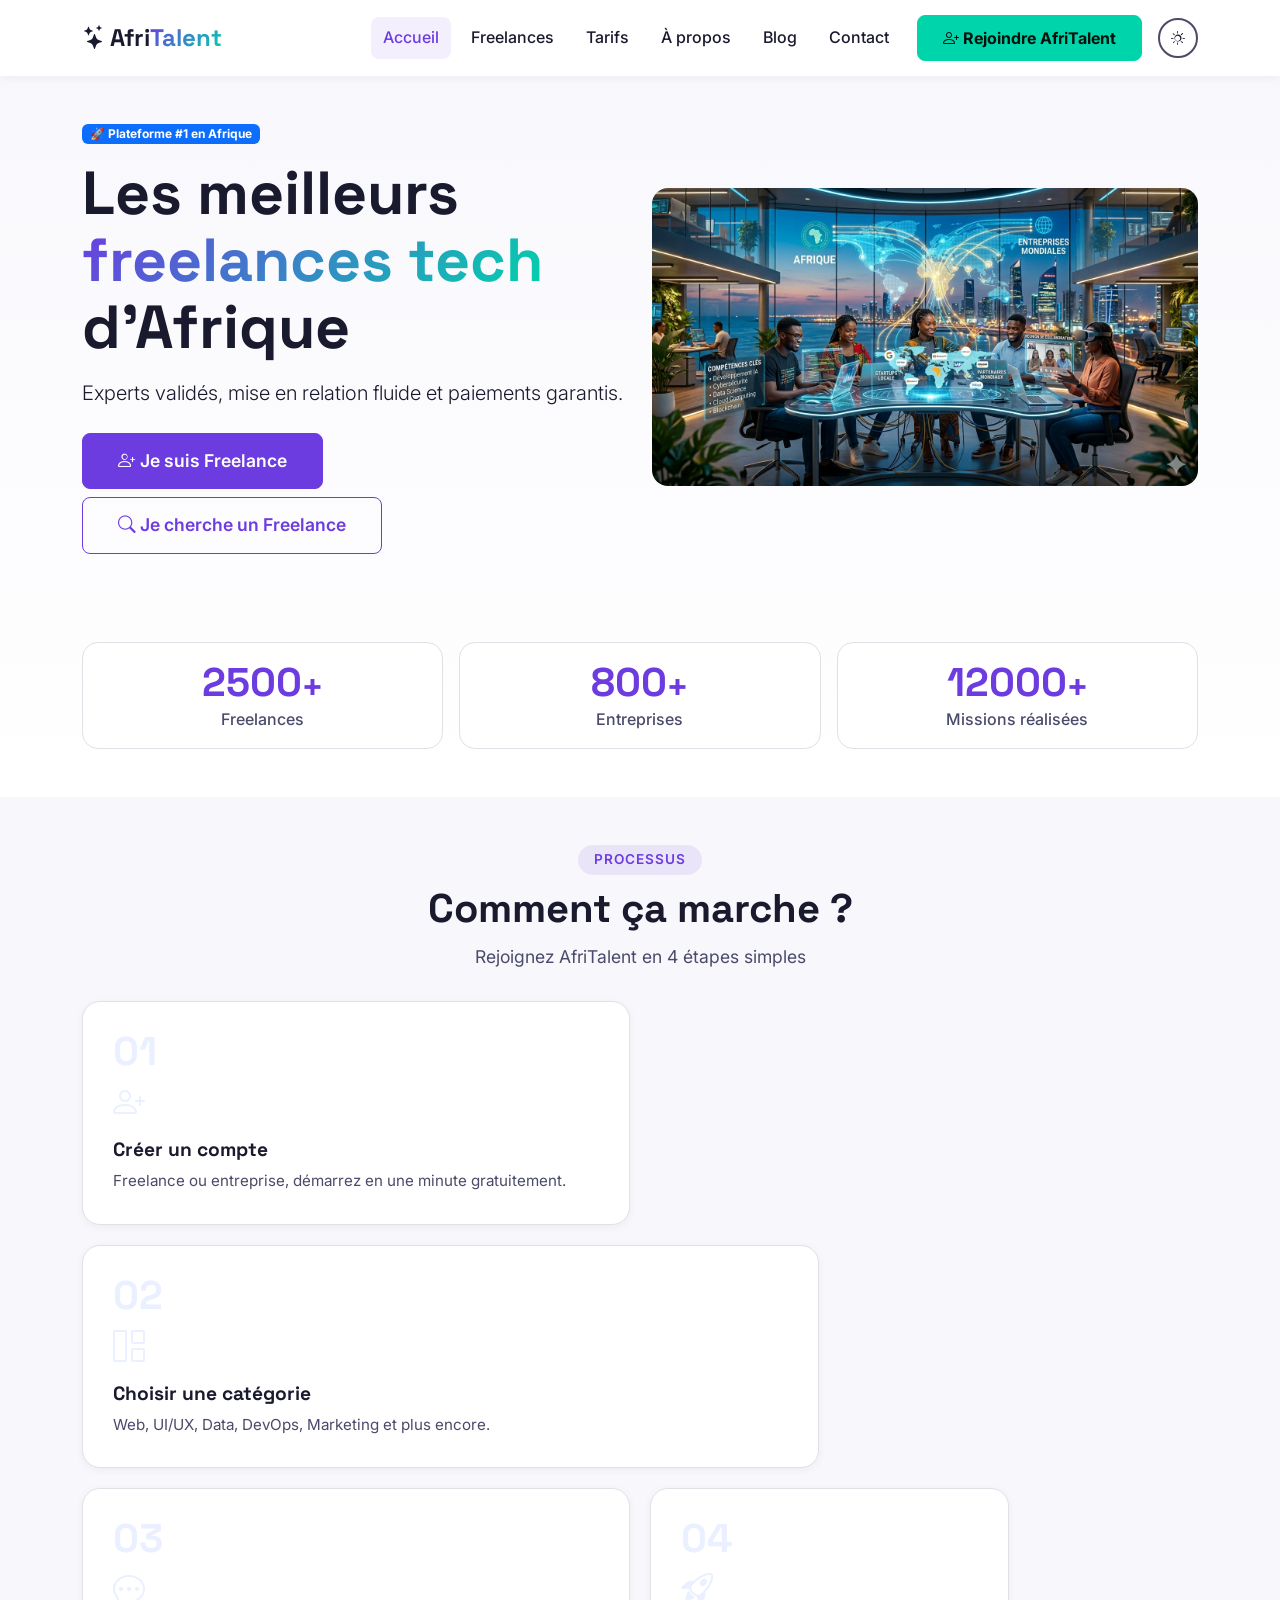
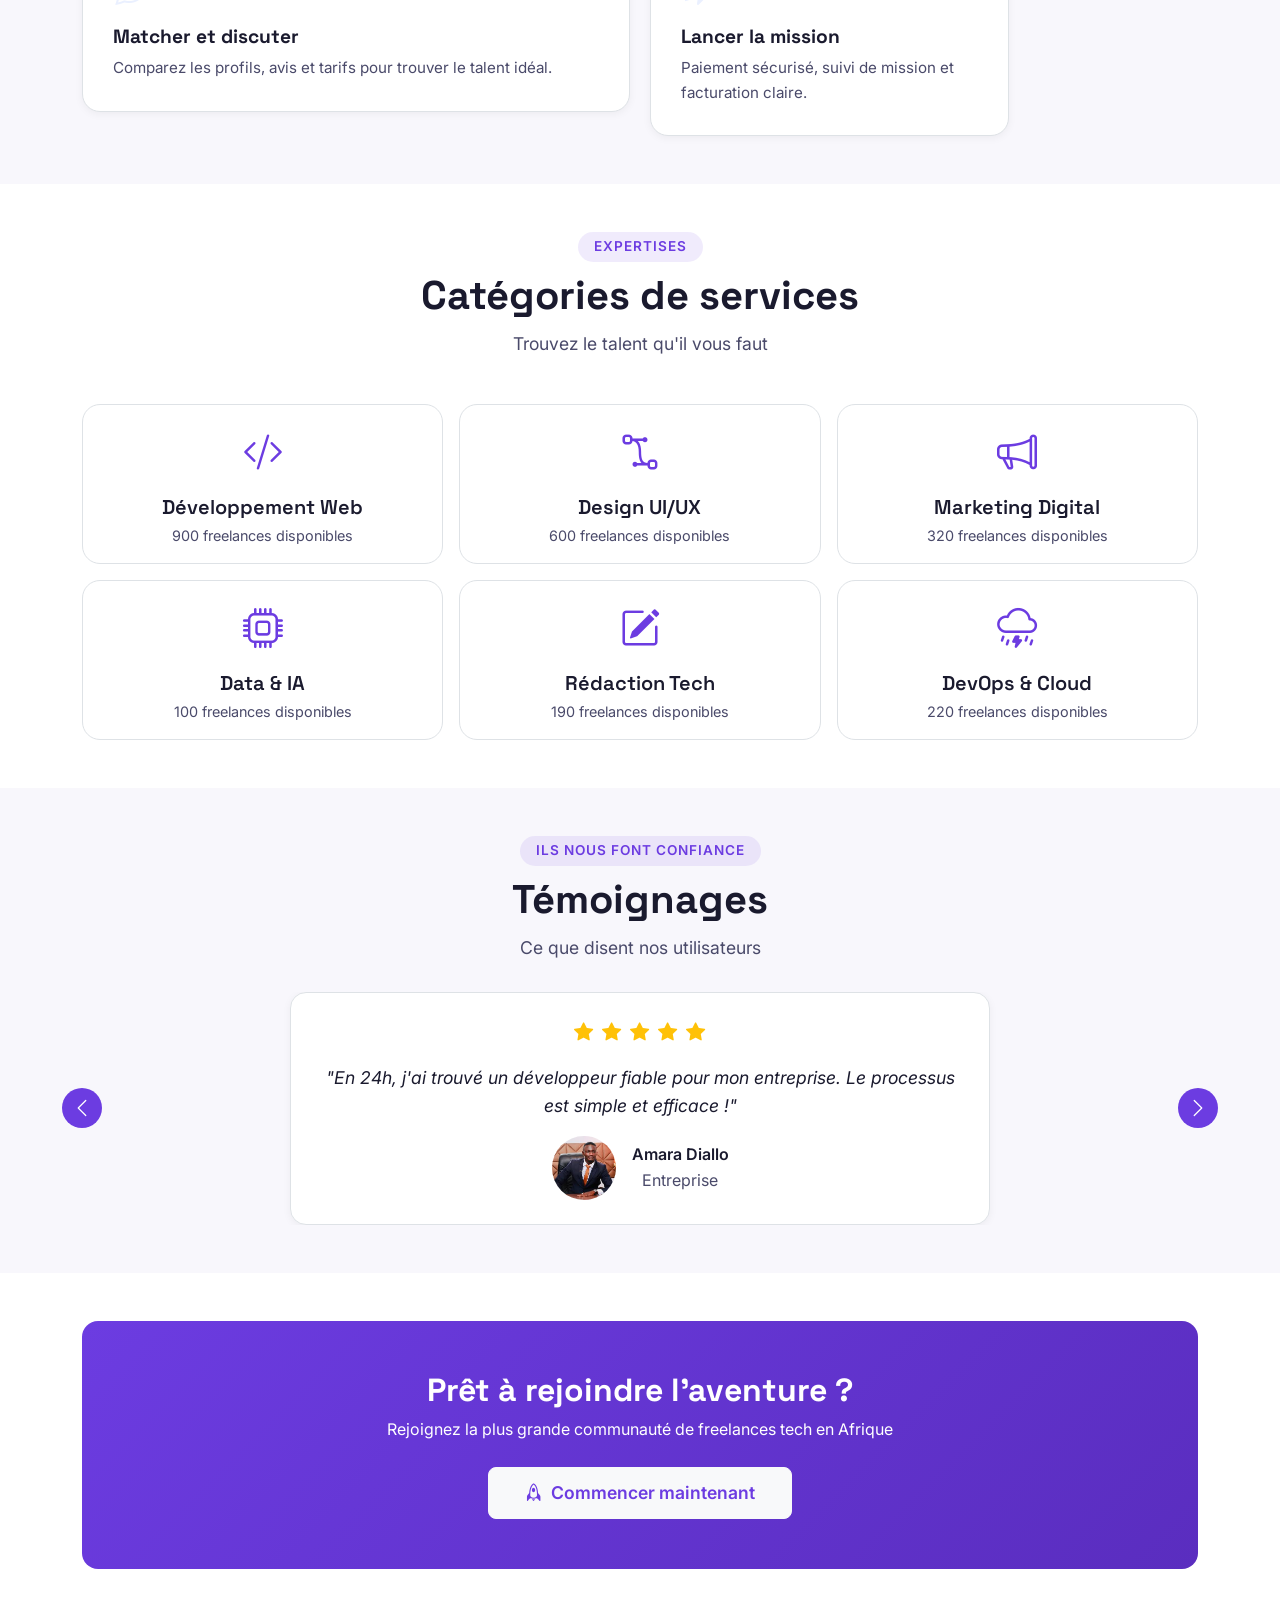
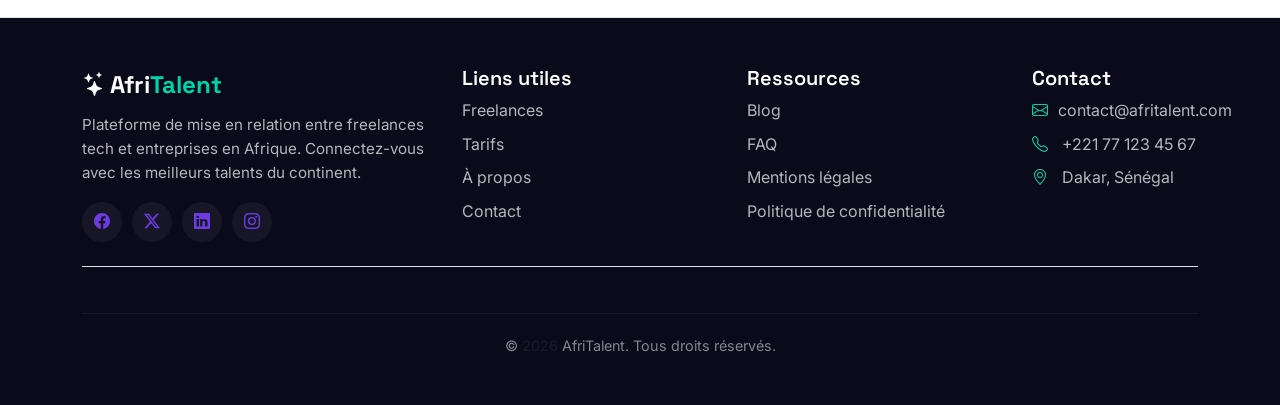
<file: index.html>
<!DOCTYPE html>
<html lang="fr">
<head>
    <meta charset="UTF-8">
    <meta name="viewport" content="width=device-width, initial-scale=1.0">
    <title>AfriTalent - Plateforme Freelance Tech en Afrique</title>
    <!-- Google Font -->
    <link rel="preconnect" href="https://fonts.googleapis.com">
    <link rel="preconnect" href="https://fonts.gstatic.com" crossorigin>
    <link href="https://fonts.googleapis.com/css2?family=Inter:opsz,wght@14..32,100..900&family=Space+Grotesk:wght@500;700&display=swap" rel="stylesheet">
    <!-- Bootstrap 5 -->
    <link rel="stylesheet" href="https://cdn.jsdelivr.net/npm/bootstrap@5.3.3/dist/css/bootstrap.min.css">
    <!-- Bootstrap Icons -->
    <link rel="stylesheet" href="https://cdn.jsdelivr.net/npm/bootstrap-icons@1.11.3/font/bootstrap-icons.min.css">
    <!-- CSS -->
    <link rel="stylesheet" href="css/style.css">
</head>
<body>
    <header>
        <!-- ==================== NAVBAR ==================== -->
        <nav class="navbar navbar-expand-lg fixed-top" id="mainNavbar">
            <div class="container">
                <a class="navbar-brand fw-bold" href="index.html" aria-label="Retour à l'accueil AfriTalent">
                    <i class="bi bi-stars me-1"></i>Afri<span class="text-gradient">Talent</span>
                </a>
                <button class="navbar-toggler" type="button" data-bs-toggle="collapse" data-bs-target="#navbarContent" 
                        aria-controls="navbarContent" aria-expanded="false" aria-label="Ouvrir le menu">
                    <span class="navbar-toggler-icon"></span>
                </button>
                <div class="collapse navbar-collapse" id="navbarContent">
                    <ul class="navbar-nav ms-auto align-items-lg-center gap-lg-2">
                        <li class="nav-item"><a class="nav-link active" href="index.html">Accueil</a></li>
                        <li class="nav-item"><a class="nav-link" href="freelances.html">Freelances</a></li>
                        <li class="nav-item"><a class="nav-link" href="tarifs.html">Tarifs</a></li>
                        <li class="nav-item"><a class="nav-link" href="about.html">À propos</a></li>
                        <li class="nav-item"><a class="nav-link" href="#" aria-label="Page Blog (à venir)">Blog</a></li>
                        <li class="nav-item"><a class="nav-link" href="contact.html">Contact</a></li>
                        <li class="nav-item ms-lg-2">
                            <button class="btn btn-success" type="button" data-bs-toggle="modal" data-bs-target="#joinModal">
                                <i class="bi bi-person-plus me-1"></i>Rejoindre AfriTalent
                            </button>
                        </li>
                        <!-- Le bouton Dark Mode sera ajouté ici par JavaScript -->
                    </ul>
                </div>
            </div>
        </nav>
    </header>

    <main class="pt-5">
        <!-- ==================== HERO SECTION ==================== -->
        <section class="py-5" id="hero">
            <div class="container py-4">
                <div class="row align-items-center g-4">
                    <div class="col-12 col-lg-6 order-lg-1">
                        <img src="images/futuriste.png" class="img-fluid rounded-4" alt="Illustration des talents tech africains connectés sur AfriTalent">
                    </div>
                    <div class="col-12 col-lg-6 order-lg-0">
                        <span class="badge bg-primary mb-3">🚀 Plateforme #1 en Afrique</span>
                        <h1 class="display-5 fw-bold hero-title">Les meilleurs <br><span class="text-gradient">freelances tech</span><br>d'Afrique</h1>
                        <p class="lead mt-3">Experts validés, mise en relation fluide et paiements garantis.</p>
                        <div class="d-flex flex-wrap gap-2 mt-4">
                            <!-- Les boutons sont dans le bon ordre selon les consignes -->
                            <a class="btn btn-primary btn-lg" href="contact.html">
                                <i class="bi bi-person-plus me-1"></i>Je suis Freelance
                            </a>
                            <a class="btn btn-outline-primary btn-lg" href="freelances.html">
                                <i class="bi bi-search me-1"></i>Je cherche un Freelance
                            </a>
                        </div>
                    </div>
                </div>
            </div>
            <!-- ==================== STATISTIQUES ANIMÉES ==================== -->
            <div class="container">
                <div class="row text-center mt-5 g-3">
                    <div class="col-12 col-md-4">
                        <div class="p-3 rounded-4 border stat-card counter-container">
                            <div class="h2 fw-bold mb-0">
                                <span class="counter" data-target="2500">0</span><span class="stat-suffix">+</span>
                            </div>
                            <p class="mb-0 stat-label">Freelances</p>
                        </div>
                    </div>
                    <div class="col-12 col-md-4">
                        <div class="p-3 rounded-4 border stat-card counter-container">
                            <div class="h2 fw-bold mb-0">
                                <span class="counter" data-target="800">0</span><span class="stat-suffix">+</span>
                            </div>
                            <p class="mb-0 stat-label">Entreprises</p>
                        </div>
                    </div>
                    <div class="col-12 col-md-4">
                        <div class="p-3 rounded-4 border stat-card counter-container">
                            <div class="h2 fw-bold mb-0">
                                <span class="counter" data-target="12000">0</span><span class="stat-suffix">+</span>
                            </div>
                            <p class="mb-0 stat-label">Missions réalisées</p>
                        </div>
                    </div>
                </div>
            </div>
        </section>

        <!-- ==================== SECTION COMMENT ÇA MARCHE (BENTO GRID) ==================== -->
        <section class="py-5" id="how">
            <div class="container">
                <div class="section-header text-center">
                    <span class="section-tag">Processus</span>
                    <h2 class="fw-bold">Comment ça marche ?</h2>
                    <p class="section-subtitle">Rejoignez AfriTalent en 4 étapes simples</p>
                </div>
                <div class="bento-grid mt-4">
                    <article class="bento-card">
                        <span class="bento-step">01</span>
                        <div class="bento-icon"><i class="bi bi-person-plus"></i></div>
                        <h3 class="h5">Créer un compte</h3>
                        <p>Freelance ou entreprise, démarrez en une minute gratuitement.</p>
                    </article>
                    <article class="bento-card bento-card--wide">
                        <span class="bento-step">02</span>
                        <div class="bento-icon"><i class="bi bi-grid-1x2"></i></div>
                        <h3 class="h5">Choisir une catégorie</h3>
                        <p>Web, UI/UX, Data, DevOps, Marketing et plus encore.</p>
                    </article>
                    <article class="bento-card">
                        <span class="bento-step">03</span>
                        <div class="bento-icon"><i class="bi bi-chat-dots"></i></div>
                        <h3 class="h5">Matcher et discuter</h3>
                        <p>Comparez les profils, avis et tarifs pour trouver le talent idéal.</p>
                    </article>
                    <article class="bento-card bento-card--tall">
                        <span class="bento-step">04</span>
                        <div class="bento-icon"><i class="bi bi-rocket-takeoff"></i></div>
                        <h3 class="h5">Lancer la mission</h3>
                        <p>Paiement sécurisé, suivi de mission et facturation claire.</p>
                    </article>
                </div>
            </div>
        </section>

        <!-- ==================== SECTION CATÉGORIES ==================== -->
        <section class="py-5" id="categories">
            <div class="container">
                <div class="section-header text-center">
                    <span class="section-tag">Expertises</span>
                    <h2 class="fw-bold">Catégories de services</h2>
                    <p class="section-subtitle">Trouvez le talent qu'il vous faut</p>
                </div>
                <div class="row g-3 mt-3">
                    <div class="col-12 col-md-6 col-lg-4">
                        <article class="card h-100 category-card">
                            <div class="card-body text-center">
                                <div class="category-icon"><i class="bi bi-code-slash"></i></div>
                                <h3 class="h5">Développement Web</h3>
                                <p>900 freelances disponibles</p>
                            </div>
                        </article>
                    </div>
                    <div class="col-12 col-md-6 col-lg-4">
                        <article class="card h-100 category-card">
                            <div class="card-body text-center">
                                <div class="category-icon"><i class="bi bi-bezier2"></i></div>
                                <h3 class="h5">Design UI/UX</h3>
                                <p>600 freelances disponibles</p>
                            </div>
                        </article>
                    </div>
                    <div class="col-12 col-md-6 col-lg-4">
                        <article class="card h-100 category-card">
                            <div class="card-body text-center">
                                <div class="category-icon"><i class="bi bi-megaphone"></i></div>
                                <h3 class="h5">Marketing Digital</h3>
                                <p>320 freelances disponibles</p>
                            </div>
                        </article>
                    </div>
                    <div class="col-12 col-md-6 col-lg-4">
                        <article class="card h-100 category-card">
                            <div class="card-body text-center">
                                <div class="category-icon"><i class="bi bi-cpu"></i></div>
                                <h3 class="h5">Data & IA</h3>
                                <p>100 freelances disponibles</p>
                            </div>
                        </article>
                    </div>
                    <div class="col-12 col-md-6 col-lg-4">
                        <article class="card h-100 category-card">
                            <div class="card-body text-center">
                                <div class="category-icon"><i class="bi bi-pencil-square"></i></div>
                                <h3 class="h5">Rédaction Tech</h3>
                                <p>190 freelances disponibles</p>
                            </div>
                        </article>
                    </div>
                    <div class="col-12 col-md-6 col-lg-4">
                        <article class="card h-100 category-card">
                            <div class="card-body text-center">
                                <div class="category-icon"><i class="bi bi-cloud-lightning-rain"></i></div>
                                <h3 class="h5">DevOps & Cloud</h3>
                                <p>220 freelances disponibles</p>
                            </div>
                        </article>
                    </div>
                </div>
            </div>
        </section>

        <!-- ==================== SECTION TÉMOIGNAGES (CAROUSEL) ==================== -->
        <section class="py-5" id="testimonials">
            <div class="container">
                <div class="section-header text-center">
                    <span class="section-tag">Ils nous font confiance</span>
                    <h2 class="fw-bold">Témoignages</h2>
                    <p class="section-subtitle">Ce que disent nos utilisateurs</p>
                </div>
                <div id="testimonialCarousel" class="carousel slide mt-4" data-bs-ride="carousel">
                    <div class="carousel-inner">
                        <div class="carousel-item active">
                            <div class="p-4 rounded-4 border testimonial-card text-center">
                                <div class="testimonial-stars text-warning mb-3">
                                    <i class="bi bi-star-fill"></i>
                                    <i class="bi bi-star-fill"></i>
                                    <i class="bi bi-star-fill"></i>
                                    <i class="bi bi-star-fill"></i>
                                    <i class="bi bi-star-fill"></i>
                                </div>
                                <p class="testimonial-quote">"En 24h, j'ai trouvé un développeur fiable pour mon entreprise. Le processus est simple et efficace !"</p>
                                <div class="d-flex align-items-center justify-content-center gap-3 mt-3">
                                    <img src="images/africain1.jpg" alt="Photo d'Amara Diallo, entrepreneur" width="64" height="64" class="rounded-circle">
                                    <div>
                                        <p class="mb-0 fw-semibold">Amara Diallo</p>
                                        <p class="mb-0 text-muted">Entreprise</p>
                                    </div>
                                </div>
                            </div>
                        </div>
                        <div class="carousel-item">
                            <div class="p-4 rounded-4 border testimonial-card text-center">
                                <div class="testimonial-stars text-warning mb-3">
                                    <i class="bi bi-star-fill"></i>
                                    <i class="bi bi-star-fill"></i>
                                    <i class="bi bi-star-fill"></i>
                                    <i class="bi bi-star-fill"></i>
                                    <i class="bi bi-star-fill"></i>
                                </div>
                                <p class="testimonial-quote">"Mes missions sont mieux payées et le process est clair. AfriTalent a changé ma vie professionnelle."</p>
                                <div class="d-flex align-items-center justify-content-center gap-3 mt-3">
                                    <img src="images/africain2.jpg" alt="Photo de Fatou Sow, freelance" width="64" height="64" class="rounded-circle">
                                    <div>
                                        <p class="mb-0 fw-semibold">Fatou Sow</p>
                                        <p class="mb-0 text-muted">Freelance</p>
                                    </div>
                                </div>
                            </div>
                        </div>
                        <div class="carousel-item">
                            <div class="p-4 rounded-4 border testimonial-card text-center">
                                <div class="testimonial-stars text-warning mb-3">
                                    <i class="bi bi-star-fill"></i>
                                    <i class="bi bi-star-fill"></i>
                                    <i class="bi bi-star-fill"></i>
                                    <i class="bi bi-star-fill"></i>
                                    <i class="bi bi-star-half"></i>
                                </div>
                                <p class="testimonial-quote">"Le fait de filtrer les compétences m'a fait gagner un temps fou. Je recommande à toutes les entreprises."</p>
                                <div class="d-flex align-items-center justify-content-center gap-3 mt-3">
                                    <img src="images/africain3.jpg" alt="Photo de Mamadou Diop, entrepreneur" width="64" height="64" class="rounded-circle">
                                    <div>
                                        <p class="mb-0 fw-semibold">Mamadou Diop</p>
                                        <p class="mb-0 text-muted">Entreprise</p>
                                    </div>
                                </div>
                            </div>
                        </div>
                    </div>
                    <button class="carousel-control-prev" type="button" data-bs-target="#testimonialCarousel" data-bs-slide="prev">
                        <span class="carousel-control-prev-icon" aria-hidden="true"></span>
                        <span class="visually-hidden">Précédent</span>
                    </button>
                    <button class="carousel-control-next" type="button" data-bs-target="#testimonialCarousel" data-bs-slide="next">
                        <span class="carousel-control-next-icon" aria-hidden="true"></span>
                        <span class="visually-hidden">Suivant</span>
                    </button>
                </div>
            </div>
        </section>

        <!-- ==================== SECTION CTA ==================== -->
        <section class="py-5" id="cta">
            <div class="container">
                <div class="p-4 p-lg-5 rounded-4 cta-banner text-center">
                    <h2 class="fw-bold mb-2">Prêt à rejoindre l'aventure ?</h2>
                    <p class="mb-4">Rejoignez la plus grande communauté de freelances tech en Afrique</p>
                    <a href="contact.html" class="btn btn-light btn-lg">
                        <i class="bi bi-rocket me-2"></i>Commencer maintenant
                    </a>
                </div>
            </div>
        </section>
    </main>

    <!-- ==================== FOOTER ==================== -->
    <footer class="py-5 border-top footer">
        <div class="container">
            <div class="row g-4">
                <div class="col-12 col-lg-4">
                    <p class="fw-bold mb-2 footer-brand"><i class="bi bi-stars me-1"></i>Afri<span>Talent</span></p>
                    <p class="footer-description">Plateforme de mise en relation entre freelances tech et entreprises en Afrique. Connectez-vous avec les meilleurs talents du continent.</p>
                    <div class="social-links">
                        <a href="#" aria-label="Facebook"><i class="bi bi-facebook"></i></a>
                        <a href="#" aria-label="Twitter"><i class="bi bi-twitter-x"></i></a>
                        <a href="#" aria-label="LinkedIn"><i class="bi bi-linkedin"></i></a>
                        <a href="#" aria-label="Instagram"><i class="bi bi-instagram"></i></a>
                    </div>
                </div>
                <div class="col-6 col-lg-3">
                    <h5 class="fw-semibold mb-2">Liens utiles</h5>
                    <ul class="list-unstyled mb-0 footer-links">
                        <li><a href="freelances.html">Freelances</a></li>
                        <li><a href="tarifs.html">Tarifs</a></li>
                        <li><a href="about.html">À propos</a></li>
                        <li><a href="contact.html">Contact</a></li>
                    </ul>
                </div>
                <div class="col-6 col-lg-3">
                    <h5 class="fw-semibold mb-2">Ressources</h5>
                    <ul class="list-unstyled mb-0 footer-links">
                        <li><a href="#">Blog</a></li>
                        <li><a href="#">FAQ</a></li>
                        <li><a href="#">Mentions légales</a></li>
                        <li><a href="#">Politique de confidentialité</a></li>
                    </ul>
                </div>
                <div class="col-12 col-lg-2">
                    <h5 class="fw-semibold mb-2">Contact</h5>
                    <ul class="list-unstyled footer-contact">
                        <li><i class="bi bi-envelope"></i> contact@afritalent.com</li>
                        <li><i class="bi bi-telephone"></i> +221 77 123 45 67</li>
                        <li><i class="bi bi-geo-alt"></i> Dakar, Sénégal</li>
                    </ul>
                </div>
            </div>
            <div class="text-center mt-4 pt-3 border-top">
                <p class="mb-0 footer-copyright">
                    &copy; <span id="currentYear">2026</span> AfriTalent. Tous droits réservés.
                </p>
            </div>
        </div>
    </footer>

    <!-- ==================== MODAL ==================== -->
    <div class="modal fade" id="joinModal" tabindex="-1" aria-labelledby="joinModalLabel" aria-hidden="true" role="dialog">
        <div class="modal-dialog modal-dialog-centered">
            <div class="modal-content">
                <div class="modal-header">
                    <h3 class="h5 modal-title" id="joinModalLabel">Rejoindre AfriTalent</h3>
                    <button type="button" class="btn-close" data-bs-dismiss="modal" aria-label="Fermer"></button>
                </div>
                <div class="modal-body">
                    <p>Pour toute inscription, remplissez le formulaire sur la page Contact.</p>
                    <p class="mb-0 text-muted">Déjà membre ? <a href="#">Connectez-vous</a></p>
                </div>
                <div class="modal-footer">
                    <a href="contact.html" class="btn btn-primary">Aller au contact</a>
                    <button type="button" class="btn btn-outline-secondary" data-bs-dismiss="modal">Fermer</button>
                </div>
            </div>
        </div>
    </div>

    <!-- ==================== BACK TO TOP BUTTON (ajouté par JS) ==================== -->

    <script src="https://cdn.jsdelivr.net/npm/bootstrap@5.3.3/dist/js/bootstrap.bundle.min.js"></script>
    <script src="js/main.js"></script>
</body>
</html>
</file>
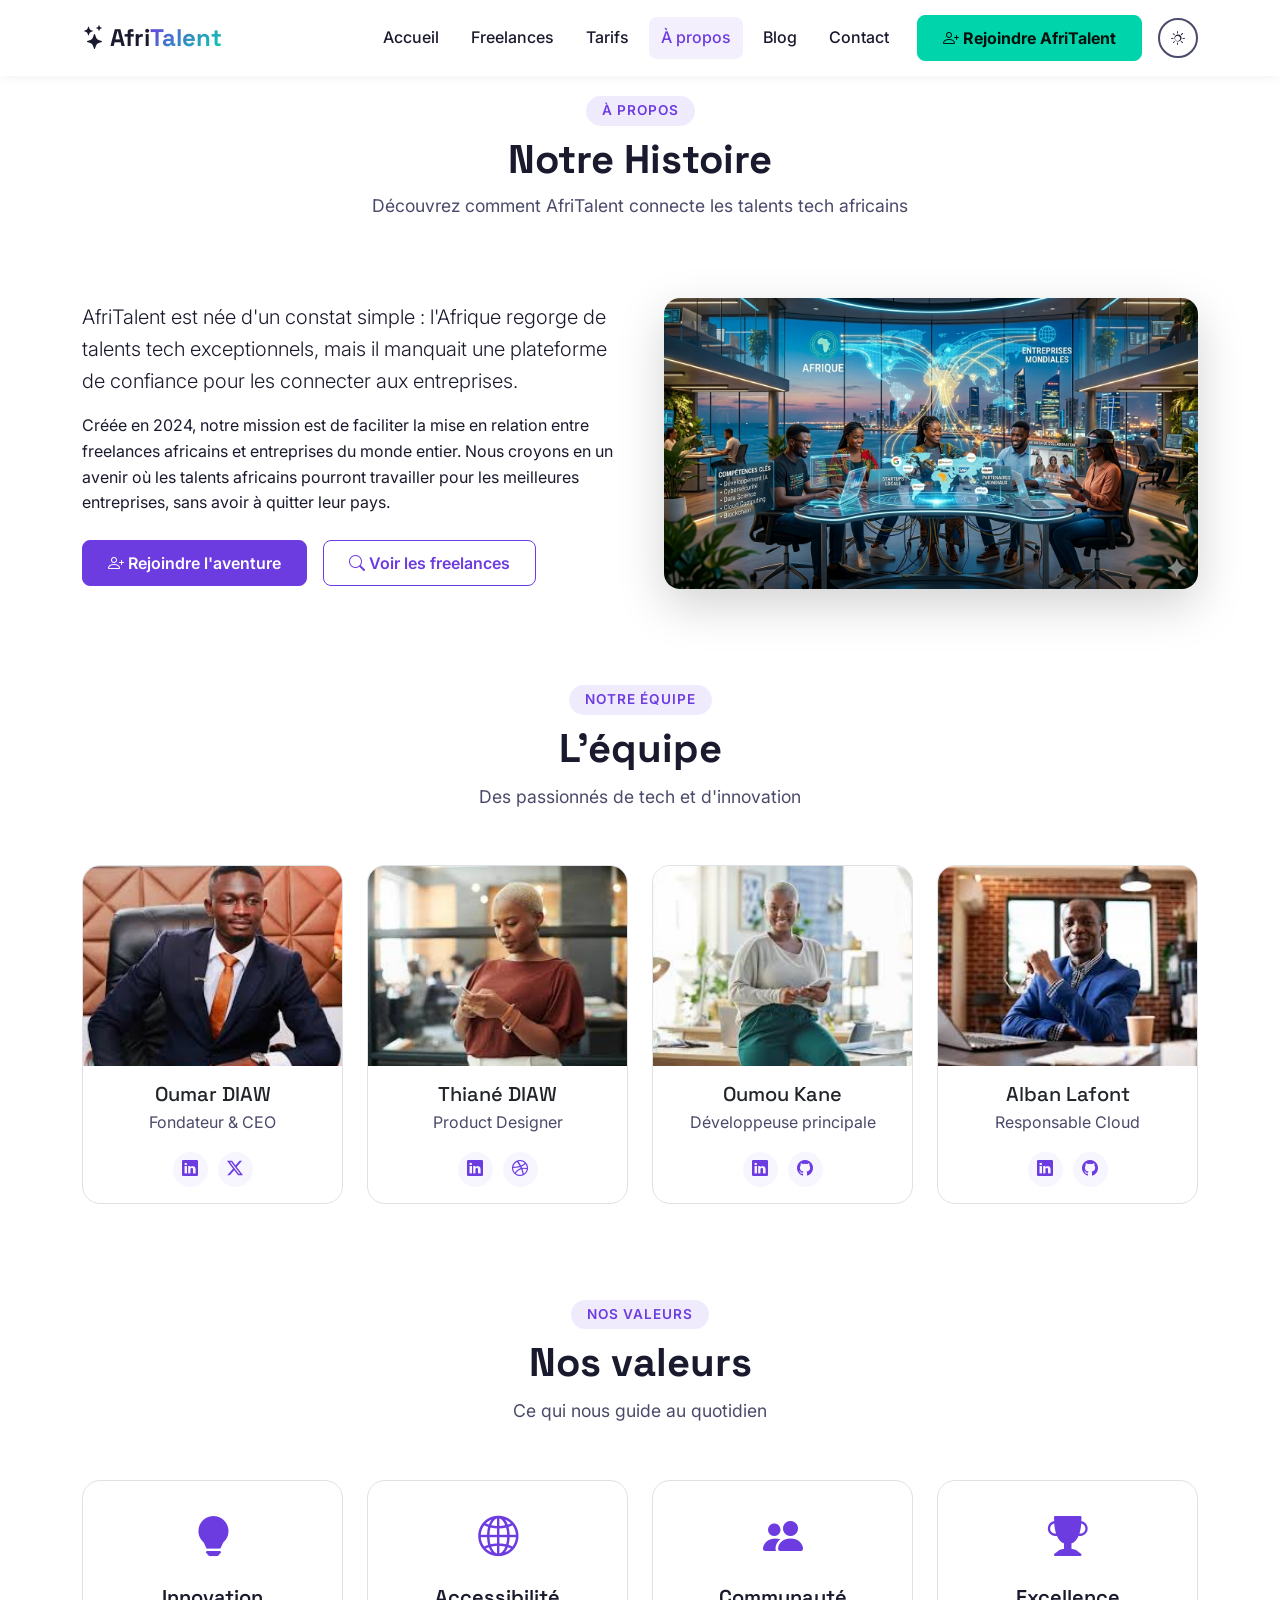
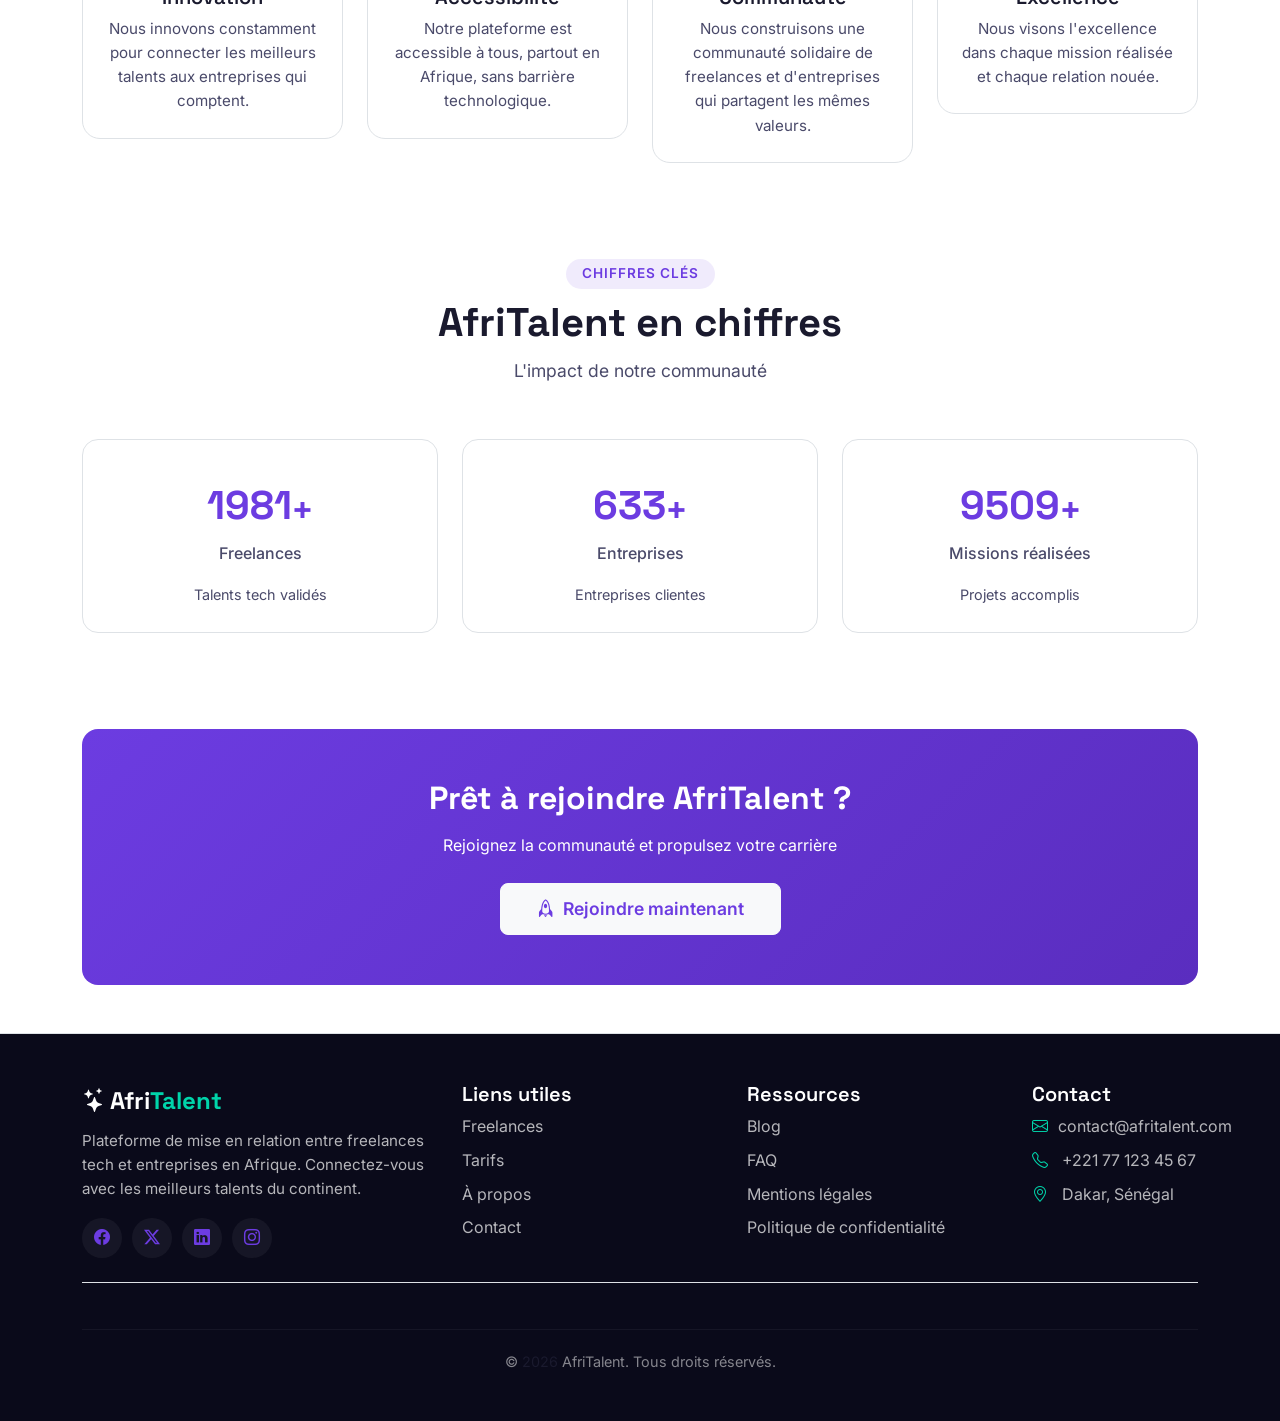
<file: about.html>
<!DOCTYPE html>
<html lang="fr">
<head>
    <meta charset="UTF-8">
    <meta name="viewport" content="width=device-width, initial-scale=1.0">
    <title>AfriTalent - À propos</title>
    <!-- Google Font -->
    <link rel="preconnect" href="https://fonts.googleapis.com">
    <link rel="preconnect" href="https://fonts.gstatic.com" crossorigin>
    <link href="https://fonts.googleapis.com/css2?family=Inter:opsz,wght@14..32,100..900&family=Space+Grotesk:wght@500;700&display=swap" rel="stylesheet">
    <!-- Bootstrap 5 -->
    <link rel="stylesheet" href="https://cdn.jsdelivr.net/npm/bootstrap@5.3.3/dist/css/bootstrap.min.css">
    <!-- Bootstrap Icons -->
    <link rel="stylesheet" href="https://cdn.jsdelivr.net/npm/bootstrap-icons@1.11.3/font/bootstrap-icons.min.css">
    <!-- CSS -->
    <link rel="stylesheet" href="css/style.css">
</head>
<body>
    <header>
        <!-- ==================== NAVBAR ==================== -->
        <nav class="navbar navbar-expand-lg fixed-top" id="mainNavbar">
            <div class="container">
                <a href="index.html" class="navbar-brand fw-bold" aria-label="Retour à l'accueil AfriTalent">
                    <i class="bi bi-stars me-1"></i>Afri<span class="text-gradient">Talent</span>
                </a>
                <button class="navbar-toggler" type="button" data-bs-toggle="collapse" data-bs-target="#navbarContent" 
                        aria-controls="navbarContent" aria-expanded="false" aria-label="Ouvrir le menu">
                    <span class="navbar-toggler-icon"></span>
                </button>
                <div class="collapse navbar-collapse" id="navbarContent">
                    <ul class="navbar-nav ms-auto align-items-lg-center gap-lg-2">
                        <li class="nav-item"><a href="index.html" class="nav-link">Accueil</a></li>
                        <li class="nav-item"><a href="freelances.html" class="nav-link">Freelances</a></li>
                        <li class="nav-item"><a href="tarifs.html" class="nav-link">Tarifs</a></li>
                        <li class="nav-item"><a href="about.html" class="nav-link active">À propos</a></li>
                        <li class="nav-item"><a href="#" class="nav-link" aria-label="Page Blog (à venir)">Blog</a></li>
                        <li class="nav-item"><a href="contact.html" class="nav-link">Contact</a></li>
                        <li class="nav-item ms-lg-2">
                            <a href="contact.html" class="btn btn-success">
                                <i class="bi bi-person-plus me-1"></i>Rejoindre AfriTalent
                            </a>
                        </li>
                        <!-- Le bouton Dark Mode sera ajouté ici par JavaScript -->
                    </ul>
                </div>
            </div>
        </nav>
    </header>

    <main class="pt-5">
        <!-- ==================== SECTION NOTRE HISTOIRE ==================== -->
        <section class="about-hero py-5">
            <div class="container">
                <div class="section-header text-center">
                    <span class="section-tag">À propos</span>
                    <h1 class="fw-bold">Notre Histoire</h1>
                    <p class="section-subtitle">Découvrez comment AfriTalent connecte les talents tech africains</p>
                </div>
                <div class="row align-items-center g-5 mt-3">
                    <div class="col-12 col-lg-6">
                        <p class="lead">
                            AfriTalent est née d'un constat simple : l'Afrique regorge de talents tech exceptionnels, 
                            mais il manquait une plateforme de confiance pour les connecter aux entreprises.
                        </p>
                        <p>
                            Créée en 2024, notre mission est de faciliter la mise en relation entre freelances africains 
                            et entreprises du monde entier. Nous croyons en un avenir où les talents africains pourront 
                            travailler pour les meilleures entreprises, sans avoir à quitter leur pays.
                        </p>
                        <div class="d-flex gap-3 mt-4">
                            <a href="contact.html" class="btn btn-primary">
                                <i class="bi bi-person-plus me-1"></i>Rejoindre l'aventure
                            </a>
                            <a href="freelances.html" class="btn btn-outline-primary">
                                <i class="bi bi-search me-1"></i>Voir les freelances
                            </a>
                        </div>
                    </div>
                    <div class="col-12 col-lg-6">
                        <img src="images/futuriste.png" alt="Illustration représentant une équipe tech africaine travaillant sur une plateforme moderne" class="img-fluid rounded-4 shadow-lg">
                    </div>
                </div>
            </div>
        </section>

        <!-- ==================== SECTION L'ÉQUIPE ==================== -->
        <section class="team-section py-5" id="team">
            <div class="container">
                <div class="section-header text-center">
                    <span class="section-tag">Notre équipe</span>
                    <h2 class="fw-bold">L'équipe</h2>
                    <p class="section-subtitle">Des passionnés de tech et d'innovation</p>
                </div>
                <div class="row g-4 mt-3">
                    <!-- Membre 1 - CEO -->
                    <div class="col-12 col-md-6 col-lg-3">
                        <div class="card team-card h-100 text-center">
                            <img src="images/africain1.jpg" alt="Portrait de Oumar DIAW, Fondateur et CEO d'AfriTalent" class="card-img-top team-avatar">
                            <div class="card-body">
                                <h3 class="h5 mb-1">Oumar DIAW</h3>
                                <p class="text-muted team-role">Fondateur & CEO</p>
                                <div class="team-social">
                                    <a href="#" aria-label="LinkedIn de Oumar DIAW"><i class="bi bi-linkedin"></i></a>
                                    <a href="#" aria-label="Twitter de Oumar DIAW"><i class="bi bi-twitter-x"></i></a>
                                </div>
                            </div>
                        </div>
                    </div>

                    <!-- Membre 2 - Designer -->
                    <div class="col-12 col-md-6 col-lg-3">
                        <div class="card team-card h-100 text-center">
                            <img src="images/femm2.jpg" alt="Portrait de Thiané DIAW, Product Designer chez AfriTalent" class="card-img-top team-avatar">
                            <div class="card-body">
                                <h3 class="h5 mb-1">Thiané DIAW</h3>
                                <p class="text-muted team-role">Product Designer</p>
                                <div class="team-social">
                                    <a href="#" aria-label="LinkedIn de Thiané DIAW"><i class="bi bi-linkedin"></i></a>
                                    <a href="#" aria-label="Dribbble de Thiané DIAW"><i class="bi bi-dribbble"></i></a>
                                </div>
                            </div>
                        </div>
                    </div>

                    <!-- Membre 3 - Développeuse -->
                    <div class="col-12 col-md-6 col-lg-3">
                        <div class="card team-card h-100 text-center">
                            <img src="images/femm1.jpg" alt="Portrait de Oumou Kane, Développeuse principale chez AfriTalent" class="card-img-top team-avatar">
                            <div class="card-body">
                                <h3 class="h5 mb-1">Oumou Kane</h3>
                                <p class="text-muted team-role">Développeuse principale</p>
                                <div class="team-social">
                                    <a href="#" aria-label="LinkedIn de Oumou Kane"><i class="bi bi-linkedin"></i></a>
                                    <a href="#" aria-label="GitHub de Oumou Kane"><i class="bi bi-github"></i></a>
                                </div>
                            </div>
                        </div>
                    </div>

                    <!-- Membre 4 - Responsable Cloud -->
                    <div class="col-12 col-md-6 col-lg-3">
                        <div class="card team-card h-100 text-center">
                            <img src="images/homm2.jpg" alt="Portrait de Alban Lafont, Responsable Cloud chez AfriTalent" class="card-img-top team-avatar">
                            <div class="card-body">
                                <h3 class="h5 mb-1">Alban Lafont</h3>
                                <p class="text-muted team-role">Responsable Cloud</p>
                                <div class="team-social">
                                    <a href="#" aria-label="LinkedIn de Alban Lafont"><i class="bi bi-linkedin"></i></a>
                                    <a href="#" aria-label="GitHub de Alban Lafont"><i class="bi bi-github"></i></a>
                                </div>
                            </div>
                        </div>
                    </div>
                </div>
            </div>
        </section>

        <!-- ==================== SECTION NOS VALEURS ==================== -->
        <section class="values-section py-5" id="values">
            <div class="container">
                <div class="section-header text-center">
                    <span class="section-tag">Nos valeurs</span>
                    <h2 class="fw-bold">Nos valeurs</h2>
                    <p class="section-subtitle">Ce qui nous guide au quotidien</p>
                </div>
                <div class="row g-4 mt-3">
                    <!-- Valeur 1 : Innovation -->
                    <div class="col-12 col-md-6 col-lg-3">
                        <div class="value-card text-center p-4">
                            <div class="value-icon"><i class="bi bi-lightbulb-fill"></i></div>
                            <h3 class="h5 mt-3">Innovation</h3>
                            <p class="mb-0">Nous innovons constamment pour connecter les meilleurs talents aux entreprises qui comptent.</p>
                        </div>
                    </div>

                    <!-- Valeur 2 : Accessibilité -->
                    <div class="col-12 col-md-6 col-lg-3">
                        <div class="value-card text-center p-4">
                            <div class="value-icon"><i class="bi bi-globe2"></i></div>
                            <h3 class="h5 mt-3">Accessibilité</h3>
                            <p class="mb-0">Notre plateforme est accessible à tous, partout en Afrique, sans barrière technologique.</p>
                        </div>
                    </div>

                    <!-- Valeur 3 : Communauté -->
                    <div class="col-12 col-md-6 col-lg-3">
                        <div class="value-card text-center p-4">
                            <div class="value-icon"><i class="bi bi-people-fill"></i></div>
                            <h3 class="h5 mt-3">Communauté</h3>
                            <p class="mb-0">Nous construisons une communauté solidaire de freelances et d'entreprises qui partagent les mêmes valeurs.</p>
                        </div>
                    </div>

                    <!-- Valeur 4 : Excellence -->
                    <div class="col-12 col-md-6 col-lg-3">
                        <div class="value-card text-center p-4">
                            <div class="value-icon"><i class="bi bi-trophy-fill"></i></div>
                            <h3 class="h5 mt-3">Excellence</h3>
                            <p class="mb-0">Nous visons l'excellence dans chaque mission réalisée et chaque relation nouée.</p>
                        </div>
                    </div>
                </div>
            </div>
        </section>

        <!-- ==================== SECTION CHIFFRES CLÉS (BENTO GRID avec compteurs) ==================== -->
        <section class="stats-section py-5" id="stats">
            <div class="container">
                <div class="section-header text-center">
                    <span class="section-tag">Chiffres clés</span>
                    <h2 class="fw-bold">AfriTalent en chiffres</h2>
                    <p class="section-subtitle">L'impact de notre communauté</p>
                </div>
                <div class="row g-4 mt-3">
                    <div class="col-12 col-md-4">
                        <div class="stat-card-bento text-center p-4 rounded-4">
                            <div class="stat-number">
                                <span class="counter" data-target="2500">0</span><span class="stat-suffix">+</span>
                            </div>
                            <p class="stat-label">Freelances</p>
                            <span class="stat-description">Talents tech validés</span>
                        </div>
                    </div>
                    <div class="col-12 col-md-4">
                        <div class="stat-card-bento text-center p-4 rounded-4">
                            <div class="stat-number">
                                <span class="counter" data-target="800">0</span><span class="stat-suffix">+</span>
                            </div>
                            <p class="stat-label">Entreprises</p>
                            <span class="stat-description">Entreprises clientes</span>
                        </div>
                    </div>
                    <div class="col-12 col-md-4">
                        <div class="stat-card-bento text-center p-4 rounded-4">
                            <div class="stat-number">
                                <span class="counter" data-target="12000">0</span><span class="stat-suffix">+</span>
                            </div>
                            <p class="stat-label">Missions réalisées</p>
                            <span class="stat-description">Projets accomplis</span>
                        </div>
                    </div>
                </div>
            </div>
        </section>

        <!-- ==================== CTA FINAL ==================== -->
        <section class="cta-section py-5" id="cta">
            <div class="container">
                <div class="cta-banner text-center p-5 rounded-4">
                    <h2 class="fw-bold mb-3">Prêt à rejoindre AfriTalent ?</h2>
                    <p class="mb-4">Rejoignez la communauté et propulsez votre carrière</p>
                    <a href="contact.html" class="btn btn-light btn-lg">
                        <i class="bi bi-rocket me-2"></i>Rejoindre maintenant
                    </a>
                </div>
            </div>
        </section>
    </main>

    <!-- ==================== FOOTER ==================== -->
    <footer class="py-5 border-top footer">
        <div class="container">
            <div class="row g-4">
                <div class="col-12 col-lg-4">
                    <p class="fw-bold mb-2 footer-brand"><i class="bi bi-stars me-1"></i>Afri<span>Talent</span></p>
                    <p class="footer-description">Plateforme de mise en relation entre freelances tech et entreprises en Afrique. Connectez-vous avec les meilleurs talents du continent.</p>
                    <div class="social-links">
                        <a href="#" aria-label="Facebook"><i class="bi bi-facebook"></i></a>
                        <a href="#" aria-label="Twitter"><i class="bi bi-twitter-x"></i></a>
                        <a href="#" aria-label="LinkedIn"><i class="bi bi-linkedin"></i></a>
                        <a href="#" aria-label="Instagram"><i class="bi bi-instagram"></i></a>
                    </div>
                </div>
                <div class="col-6 col-lg-3">
                    <h5 class="fw-semibold mb-2">Liens utiles</h5>
                    <ul class="list-unstyled mb-0 footer-links">
                        <li><a href="freelances.html">Freelances</a></li>
                        <li><a href="tarifs.html">Tarifs</a></li>
                        <li><a href="about.html">À propos</a></li>
                        <li><a href="contact.html">Contact</a></li>
                    </ul>
                </div>
                <div class="col-6 col-lg-3">
                    <h5 class="fw-semibold mb-2">Ressources</h5>
                    <ul class="list-unstyled mb-0 footer-links">
                        <li><a href="#">Blog</a></li>
                        <li><a href="#">FAQ</a></li>
                        <li><a href="#">Mentions légales</a></li>
                        <li><a href="#">Politique de confidentialité</a></li>
                    </ul>
                </div>
                <div class="col-12 col-lg-2">
                    <h5 class="fw-semibold mb-2">Contact</h5>
                    <ul class="list-unstyled footer-contact">
                        <li><i class="bi bi-envelope"></i> contact@afritalent.com</li>
                        <li><i class="bi bi-telephone"></i> +221 77 123 45 67</li>
                        <li><i class="bi bi-geo-alt"></i> Dakar, Sénégal</li>
                    </ul>
                </div>
            </div>
            <div class="text-center mt-4 pt-3 border-top">
                <p class="mb-0 footer-copyright">
                    &copy; <span id="currentYear">2026</span> AfriTalent. Tous droits réservés.
                </p>
            </div>
        </div>
    </footer>

    <!-- ==================== BACK TO TOP BUTTON (ajouté par JS) ==================== -->

    <!-- Bootstrap 5 JS -->
    <script src="https://cdn.jsdelivr.net/npm/bootstrap@5.3.3/dist/js/bootstrap.bundle.min.js"></script>
    <!-- JavaScript personnalisé -->
    <script src="js/main.js"></script>
</body>
</html>
</file>
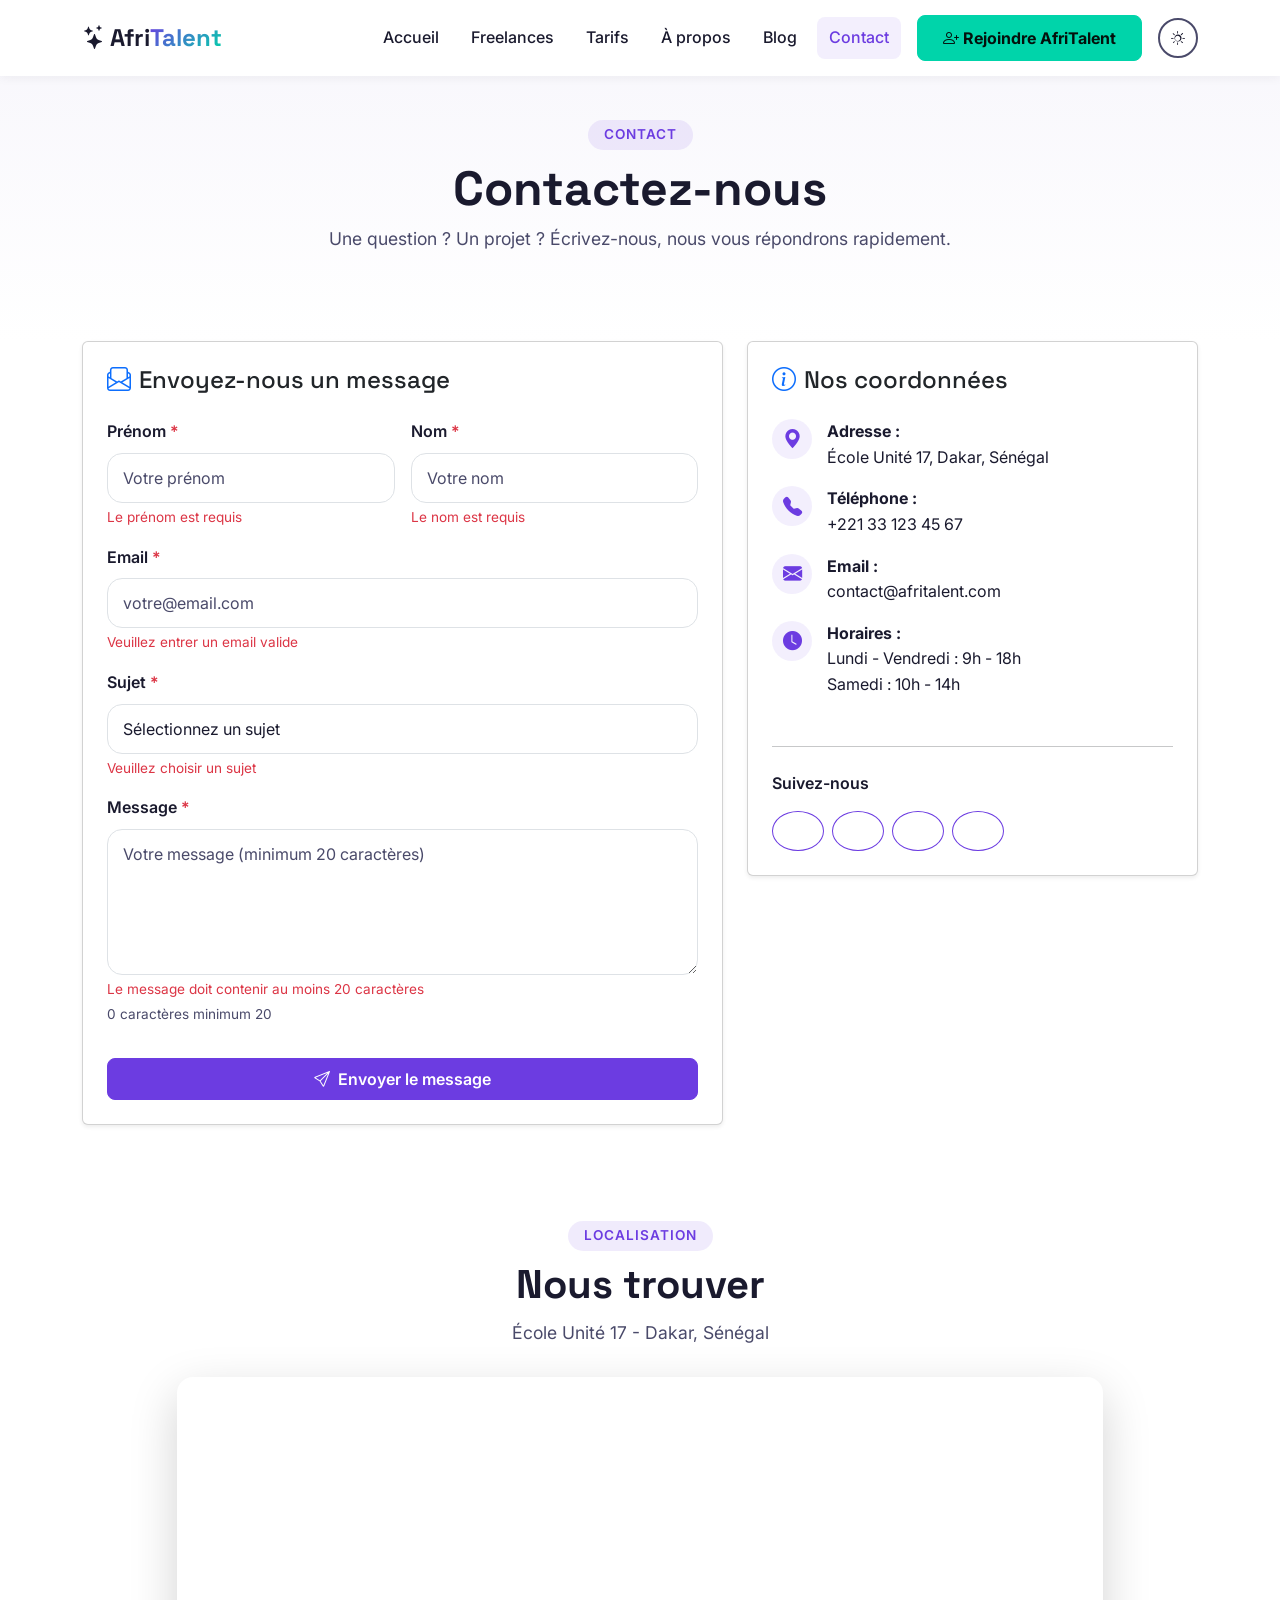
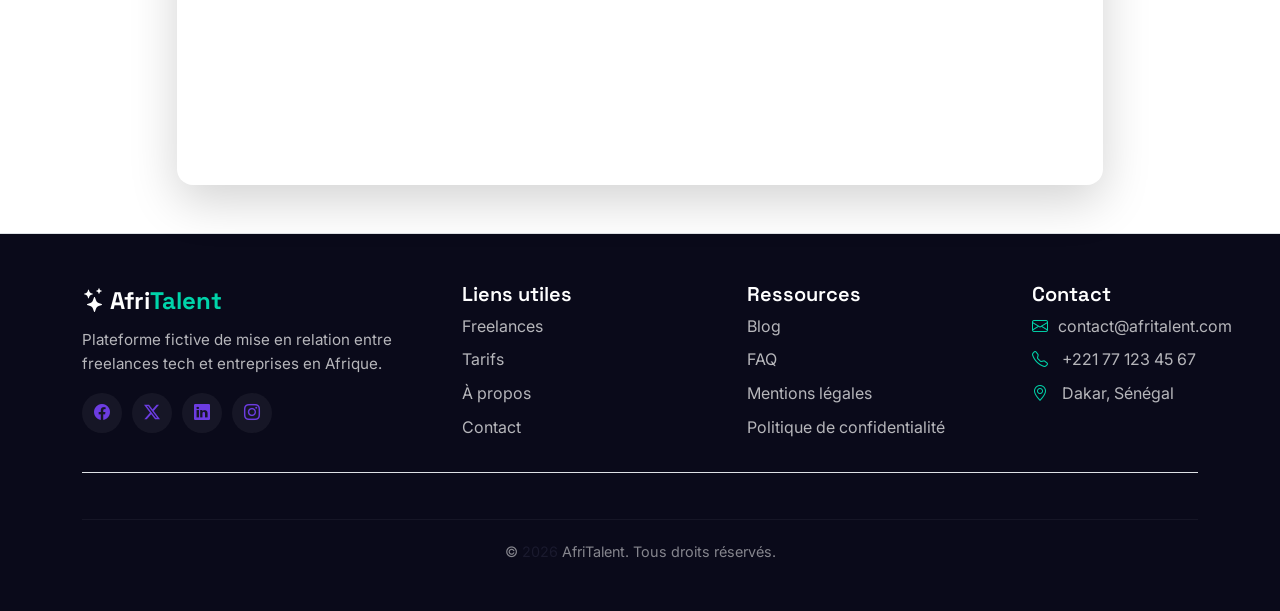
<file: contact.html>
<!DOCTYPE html>
<html lang="fr">
<head>
    <meta charset="UTF-8">
    <meta name="viewport" content="width=device-width, initial-scale=1.0">
    <title>AfriTalent - Contact</title>
    <!-- Google Font -->
    <link rel="preconnect" href="https://fonts.googleapis.com">
    <link rel="preconnect" href="https://fonts.gstatic.com" crossorigin>
    <link href="https://fonts.googleapis.com/css2?family=Inter:opsz,wght@14..32,100..900&family=Space+Grotesk:wght@500;700&display=swap" rel="stylesheet">
    <!-- Bootstrap 5 -->
    <link rel="stylesheet" href="https://cdn.jsdelivr.net/npm/bootstrap@5.3.3/dist/css/bootstrap.min.css">
    <!-- Bootstrap Icons -->
    <link rel="stylesheet" href="https://cdn.jsdelivr.net/npm/bootstrap-icons@1.11.3/font/bootstrap-icons.min.css">
    <!-- CSS -->
    <link rel="stylesheet" href="css/style.css">
</head>
<body>
    <header>
        <!-- ==================== NAVBAR ==================== -->
        <nav class="navbar navbar-expand-lg fixed-top" id="mainNavbar">
            <div class="container">
                <a href="index.html" class="navbar-brand fw-bold" aria-label="Retour à l'accueil AfriTalent">
                    <i class="bi bi-stars me-1"></i>Afri<span class="text-gradient">Talent</span>
                </a>
                <button class="navbar-toggler" type="button" data-bs-toggle="collapse" data-bs-target="#navbarContent" 
                        aria-controls="navbarContent" aria-expanded="false" aria-label="Ouvrir le menu">
                    <span class="navbar-toggler-icon"></span>
                </button>
                <div class="collapse navbar-collapse" id="navbarContent">
                    <ul class="navbar-nav ms-auto align-items-lg-center gap-lg-2">
                        <li class="nav-item"><a href="index.html" class="nav-link">Accueil</a></li>
                        <li class="nav-item"><a href="freelances.html" class="nav-link">Freelances</a></li>
                        <li class="nav-item"><a href="tarifs.html" class="nav-link">Tarifs</a></li>
                        <li class="nav-item"><a href="about.html" class="nav-link">À propos</a></li>
                        <li class="nav-item"><a href="#" class="nav-link" aria-label="Page Blog (à venir)">Blog</a></li>
                        <li class="nav-item"><a href="contact.html" class="nav-link active">Contact</a></li>
                        <li class="nav-item ms-lg-2">
                            <a href="contact.html" class="btn btn-success">
                                <i class="bi bi-person-plus me-1"></i>Rejoindre AfriTalent
                            </a>
                        </li>
                        <!-- Le bouton Dark Mode sera ajouté ici par JavaScript -->
                    </ul>
                </div>
            </div>
        </nav>
    </header>

    <main class="pt-5">
        <!-- ==================== PAGE HEADER ==================== -->
        <section class="page-header py-5">
            <div class="container py-4 text-center">
                <span class="section-tag">Contact</span>
                <h1 class="fw-bold">Contactez-nous</h1>
                <p class="section-subtitle">Une question ? Un projet ? Écrivez-nous, nous vous répondrons rapidement.</p>
            </div>
        </section>

        <!-- ==================== FORMULAIRE + INFOS CONTACT ==================== -->
        <section class="contact-section pb-5">
            <div class="container">
                <div class="row g-4">
                    <!-- Colonne gauche : Formulaire -->
                    <div class="col-12 col-lg-7">
                        <div class="card p-4 shadow-sm">
                            <h2 class="h4 mb-4">
                                <i class="bi bi-envelope-paper me-2 text-primary"></i>Envoyez-nous un message
                            </h2>
                            
                            <!-- Formulaire de contact avec validation JS -->
                            <form id="contactForm" novalidate>
                                <div class="row g-3">
                                    <!-- Prénom -->
                                    <div class="col-12 col-md-6">
                                        <label for="prenom" class="form-label fw-semibold">
                                            Prénom <span class="text-danger">*</span>
                                        </label>
                                        <input type="text" class="form-control" id="prenom" name="prenom" 
                                               placeholder="Votre prénom" required>
                                        <div class="invalid-feedback">Le prénom est requis</div>
                                    </div>
                                    
                                    <!-- Nom -->
                                    <div class="col-12 col-md-6">
                                        <label for="nom" class="form-label fw-semibold">
                                            Nom <span class="text-danger">*</span>
                                        </label>
                                        <input type="text" class="form-control" id="nom" name="nom" 
                                               placeholder="Votre nom" required>
                                        <div class="invalid-feedback">Le nom est requis</div>
                                    </div>
                                    
                                    <!-- Email -->
                                    <div class="col-12">
                                        <label for="email" class="form-label fw-semibold">
                                            Email <span class="text-danger">*</span>
                                        </label>
                                        <input type="email" class="form-control" id="email" name="email" 
                                               placeholder="votre@email.com" required>
                                        <div class="invalid-feedback">Veuillez entrer un email valide</div>
                                    </div>
                                    
                                    <!-- Sujet -->
                                    <div class="col-12">
                                        <label for="sujet" class="form-label fw-semibold">
                                            Sujet <span class="text-danger">*</span>
                                        </label>
                                        <select class="form-select" id="sujet" name="sujet" required>
                                            <option value="">Sélectionnez un sujet</option>
                                            <option value="freelance">Devenir freelance</option>
                                            <option value="entreprise">Recruter un freelance</option>
                                            <option value="partenariat">Partenariat</option>
                                            <option value="support">Support technique</option>
                                            <option value="autre">Autre demande</option>
                                        </select>
                                        <div class="invalid-feedback">Veuillez choisir un sujet</div>
                                    </div>
                                    
                                    <!-- Message -->
                                    <div class="col-12">
                                        <label for="message" class="form-label fw-semibold">
                                            Message <span class="text-danger">*</span>
                                        </label>
                                        <textarea class="form-control" id="message" name="message" rows="5" 
                                                  placeholder="Votre message (minimum 20 caractères)" 
                                                  minlength="20" required></textarea>
                                        <div class="invalid-feedback">Le message doit contenir au moins 20 caractères</div>
                                        <small class="text-muted" id="charCount">0 caractères minimum 20</small>
                                    </div>
                                    
                                    <!-- Zone du message de succès/erreur -->
                                    <div class="col-12">
                                        <div id="formMessage" class="alert d-none" role="alert"></div>
                                    </div>
                                    
                                    <!-- Bouton d'envoi -->
                                    <div class="col-12">
                                        <button type="submit" class="btn btn-primary w-100 py-2">
                                            <i class="bi bi-send me-2"></i>Envoyer le message
                                        </button>
                                    </div>
                                </div>
                            </form>
                        </div>
                    </div>

                    <!-- Colonne droite : Infos contact -->
                    <div class="col-12 col-lg-5">
                        <div class="card p-4 shadow-sm">
                            <h2 class="h4 mb-4">
                                <i class="bi bi-info-circle me-2 text-primary"></i>Nos coordonnées
                            </h2>
                            <ul class="list-unstyled contact-info">
                                <li class="mb-3">
                                    <div class="contact-icon"><i class="bi bi-geo-alt-fill"></i></div>
                                    <div>
                                        <strong>Adresse :</strong><br>
                                        <span>École Unité 17, Dakar, Sénégal</span>
                                    </div>
                                </li>
                                <li class="mb-3">
                                    <div class="contact-icon"><i class="bi bi-telephone-fill"></i></div>
                                    <div>
                                        <strong>Téléphone :</strong><br>
                                        <span>+221 33 123 45 67</span>
                                    </div>
                                </li>
                                <li class="mb-3">
                                    <div class="contact-icon"><i class="bi bi-envelope-fill"></i></div>
                                    <div>
                                        <strong>Email :</strong><br>
                                        <span>contact@afritalent.com</span>
                                    </div>
                                </li>
                                <li class="mb-3">
                                    <div class="contact-icon"><i class="bi bi-clock-fill"></i></div>
                                    <div>
                                        <strong>Horaires :</strong><br>
                                        <span>Lundi - Vendredi : 9h - 18h</span><br>
                                        <span>Samedi : 10h - 14h</span>
                                    </div>
                                </li>
                            </ul>
                            <hr>
                            <div class="mt-2">
                                <p class="mb-2 fw-semibold">Suivez-nous</p>
                                <div class="d-flex gap-2 social-links">
                                    <a href="#" class="btn btn-outline-primary btn-sm" aria-label="Facebook"><i class="bi bi-facebook"></i></a>
                                    <a href="#" class="btn btn-outline-primary btn-sm" aria-label="Twitter"><i class="bi bi-twitter-x"></i></a>
                                    <a href="#" class="btn btn-outline-primary btn-sm" aria-label="LinkedIn"><i class="bi bi-linkedin"></i></a>
                                    <a href="#" class="btn btn-outline-primary btn-sm" aria-label="Instagram"><i class="bi bi-instagram"></i></a>
                                </div>
                            </div>
                        </div>
                    </div>
                </div>
            </div>
        </section>

        <!-- ==================== CARTE DE LOCALISATION ==================== -->
        <section class="map-section py-5" id="localisation">
            <div class="container">
                <div class="section-header text-center">
                    <span class="section-tag">Localisation</span>
                    <h2 class="fw-bold">Nous trouver</h2>
                    <p class="section-subtitle">École Unité 17 - Dakar, Sénégal</p>
                </div>
                <div class="row justify-content-center">
                    <div class="col-12 col-lg-10">
                        <div class="rounded-4 overflow-hidden shadow-lg map-container">
                            <iframe 
                                src="https://www.google.com/maps/embed?pb=!1m18!1m12!1m3!1d61769.26777062448!2d-17.482143253313208!3d14.693742627655552!2m3!1f0!2f0!3f0!3m2!1i1024!2i768!4f13.1!3m3!1m2!1s0xec10d1a2e3fffff%3A0xb88f93d2281b4df4!2sEcole%20Unit%C3%A9%2017!8e0!3m2!1sfr!2sfr!4v1700000000000!5m2!1sfr!2sfr" 
                                width="100%" 
                                height="400" 
                                style="border:0;" 
                                allowfullscreen="" 
                                loading="lazy" 
                                referrerpolicy="no-referrer-when-downgrade"
                                title="Carte de localisation - École Unité 17 Dakar, Sénégal">
                            </iframe>
                        </div>
                    </div>
                </div>
            </div>
        </section>
    </main>

    <!-- ==================== FOOTER ==================== -->
    <footer class="py-5 border-top footer">
        <div class="container">
            <div class="row g-4">
                <div class="col-12 col-lg-4">
                    <p class="fw-bold mb-2 footer-brand"><i class="bi bi-stars me-1"></i>Afri<span>Talent</span></p>
                    <p class="footer-description">Plateforme fictive de mise en relation entre freelances tech et entreprises en Afrique.</p>
                    <div class="social-links">
                        <a href="#" aria-label="Facebook"><i class="bi bi-facebook"></i></a>
                        <a href="#" aria-label="Twitter"><i class="bi bi-twitter-x"></i></a>
                        <a href="#" aria-label="LinkedIn"><i class="bi bi-linkedin"></i></a>
                        <a href="#" aria-label="Instagram"><i class="bi bi-instagram"></i></a>
                    </div>
                </div>
                <div class="col-6 col-lg-3">
                    <h5 class="fw-semibold mb-2">Liens utiles</h5>
                    <ul class="list-unstyled mb-0 footer-links">
                        <li><a href="freelances.html">Freelances</a></li>
                        <li><a href="tarifs.html">Tarifs</a></li>
                        <li><a href="about.html">À propos</a></li>
                        <li><a href="contact.html">Contact</a></li>
                    </ul>
                </div>
                <div class="col-6 col-lg-3">
                    <h5 class="fw-semibold mb-2">Ressources</h5>
                    <ul class="list-unstyled mb-0 footer-links">
                        <li><a href="#">Blog</a></li>
                        <li><a href="#">FAQ</a></li>
                        <li><a href="#">Mentions légales</a></li>
                        <li><a href="#">Politique de confidentialité</a></li>
                    </ul>
                </div>
                <div class="col-12 col-lg-2">
                    <h5 class="fw-semibold mb-2">Contact</h5>
                    <ul class="list-unstyled footer-contact">
                        <li><i class="bi bi-envelope"></i> contact@afritalent.com</li>
                        <li><i class="bi bi-telephone"></i> +221 77 123 45 67</li>
                        <li><i class="bi bi-geo-alt"></i> Dakar, Sénégal</li>
                    </ul>
                </div>
            </div>
            <div class="text-center mt-4 pt-3 border-top">
                <p class="mb-0 footer-copyright">
                    &copy; <span id="currentYear">2026</span> AfriTalent. Tous droits réservés.
                </p>
            </div>
        </div>
    </footer>

    <!-- ==================== BACK TO TOP BUTTON (ajouté par JS) ==================== -->

    <!-- Bootstrap 5 JS -->
    <script src="https://cdn.jsdelivr.net/npm/bootstrap@5.3.3/dist/js/bootstrap.bundle.min.js"></script>
    <!-- JavaScript personnalisé -->
    <script src="js/main.js"></script>
</body>
</html>
</file>
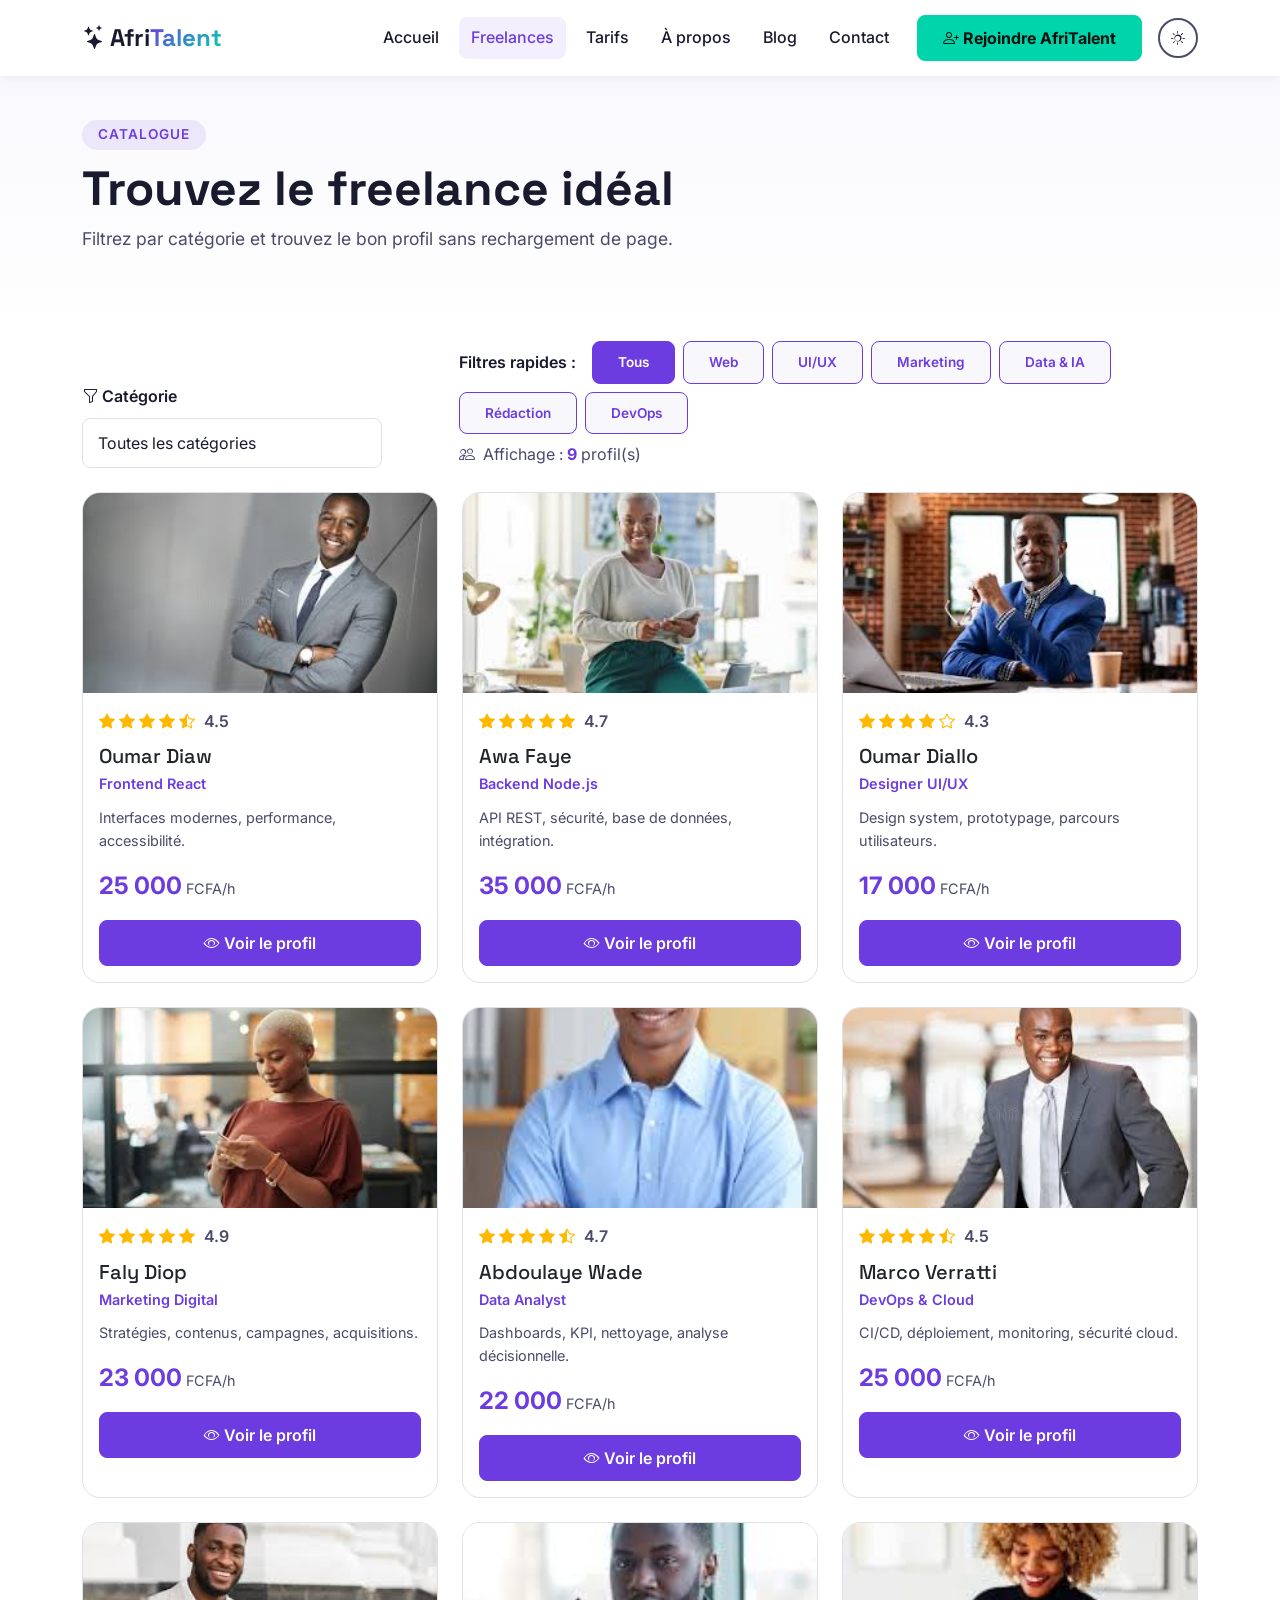
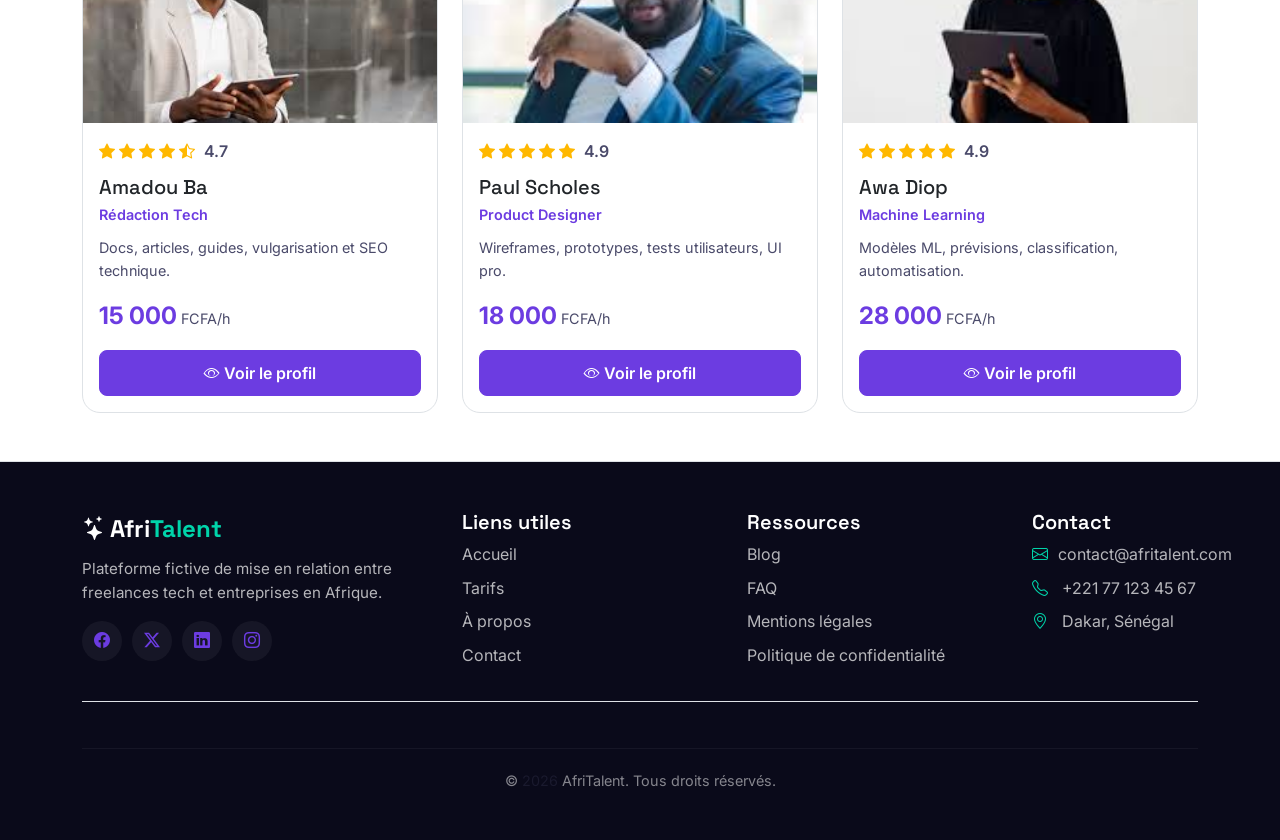
<file: freelances.html>
<!DOCTYPE html>
<html lang="fr">
<head>
    <meta charset="UTF-8">
    <meta name="viewport" content="width=device-width, initial-scale=1.0">
    <title>AfriTalent - Catalogue de Freelances</title>
    <!-- Google Font -->
    <link rel="preconnect" href="https://fonts.googleapis.com">
    <link rel="preconnect" href="https://fonts.gstatic.com" crossorigin>
    <link href="https://fonts.googleapis.com/css2?family=Inter:opsz,wght@14..32,100..900&family=Space+Grotesk:wght@500;700&display=swap" rel="stylesheet">
    <!-- Bootstrap 5 -->
    <link rel="stylesheet" href="https://cdn.jsdelivr.net/npm/bootstrap@5.3.3/dist/css/bootstrap.min.css">
    <!-- Bootstrap Icons -->
    <link rel="stylesheet" href="https://cdn.jsdelivr.net/npm/bootstrap-icons@1.11.3/font/bootstrap-icons.min.css">
    <!-- CSS -->
    <link rel="stylesheet" href="css/style.css">
</head>
<body>
    <header>
        <!-- ==================== NAVBAR ==================== -->
        <nav class="navbar navbar-expand-lg fixed-top" id="mainNavbar">
            <div class="container">
                <a href="index.html" class="navbar-brand fw-bold" aria-label="Retour à l'accueil AfriTalent">
                    <i class="bi bi-stars me-1"></i>Afri<span class="text-gradient">Talent</span>
                </a>
                <button class="navbar-toggler" type="button" data-bs-toggle="collapse" data-bs-target="#navbarContent" 
                        aria-controls="navbarContent" aria-expanded="false" aria-label="Ouvrir le menu">
                    <span class="navbar-toggler-icon"></span>
                </button>
                <div class="collapse navbar-collapse" id="navbarContent">
                    <ul class="navbar-nav ms-auto align-items-lg-center gap-lg-2">
                        <li class="nav-item"><a href="index.html" class="nav-link">Accueil</a></li>
                        <li class="nav-item"><a href="freelances.html" class="nav-link active">Freelances</a></li>
                        <li class="nav-item"><a href="tarifs.html" class="nav-link">Tarifs</a></li>
                        <li class="nav-item"><a href="about.html" class="nav-link">À propos</a></li>
                        <li class="nav-item"><a href="#" class="nav-link" aria-label="Page Blog (à venir)">Blog</a></li>
                        <li class="nav-item"><a href="contact.html" class="nav-link">Contact</a></li>
                        <li class="nav-item ms-lg-2">
                            <a href="contact.html" class="btn btn-success">
                                <i class="bi bi-person-plus me-1"></i>Rejoindre AfriTalent
                            </a>
                        </li>
                        <!-- Le bouton Dark Mode sera ajouté ici par JavaScript -->
                    </ul>
                </div>
            </div>
        </nav>
    </header>

    <main class="pt-5">
        <!-- ==================== PAGE HEADER ==================== -->
        <section class="page-header py-5">
            <div class="container py-4">
                <span class="section-tag">Catalogue</span>
                <h1 class="fw-bold">Trouvez le freelance idéal</h1>
                <p class="section-subtitle">Filtrez par catégorie et trouvez le bon profil sans rechargement de page.</p>
            </div>
        </section>

        <!-- ==================== BARRE DE FILTRE ==================== -->
        <section class="filters-section pb-4" aria-label="Filtres de recherche">
            <div class="container">
                <div class="row g-3 align-items-end">
                    <div class="col-12 col-md-6 col-lg-4">
                        <label for="categoryFilter" class="form-label fw-semibold">
                            <i class="bi bi-funnel me-1"></i>Catégorie
                        </label>
                        <select id="categoryFilter" class="form-select" aria-label="Filtrer par catégorie">
                            <option value="all" selected>Toutes les catégories</option>
                            <option value="web">Développement Web</option>
                            <option value="uiux">Design UI/UX</option>
                            <option value="marketing">Marketing Digital</option>
                            <option value="data">Data & IA</option>
                            <option value="writing">Rédaction Tech</option>
                            <option value="devops">DevOps & Cloud</option>
                        </select>
                    </div>
                    <div class="col-12 col-md-6 col-lg-8">
                        <div class="d-flex flex-wrap gap-2 align-items-center">
                            <span class="fw-semibold me-2">Filtres rapides :</span>
                            <button class="btn btn-outline-primary btn-sm filter-btn active" type="button" data-filter="all">Tous</button>
                            <button class="btn btn-outline-primary btn-sm filter-btn" type="button" data-filter="web">Web</button>
                            <button class="btn btn-outline-primary btn-sm filter-btn" type="button" data-filter="uiux">UI/UX</button>
                            <button class="btn btn-outline-primary btn-sm filter-btn" type="button" data-filter="marketing">Marketing</button>
                            <button class="btn btn-outline-primary btn-sm filter-btn" type="button" data-filter="data">Data & IA</button>
                            <button class="btn btn-outline-primary btn-sm filter-btn" type="button" data-filter="writing">Rédaction</button>
                            <button class="btn btn-outline-primary btn-sm filter-btn" type="button" data-filter="devops">DevOps</button>
                        </div>
                        <p class="text-muted mt-2 mb-0" id="resultCount" aria-live="polite">
                            <i class="bi bi-people me-1"></i>
                            Affichage : <strong id="visibleCount">9</strong> profil(s)
                        </p>
                    </div>
                </div>
            </div>
        </section>

        <!-- ==================== GRILLE DE PROFILS ==================== -->
        <section class="freelances-grid-section pb-5" aria-label="Liste des freelances">
            <div class="container">
                <div class="row g-4" id="freelanceGrid">
                    
                    <!-- Carte 1 - Développement Web -->
                    <div class="col-12 col-md-6 col-lg-4 freelance-card" data-category="web">
                        <article class="card h-100 freelance-card-inner">
                            <img src="images/homme1.jpg" class="card-img-top" alt="Portrait de Oumar Diaw, développeur Frontend React">
                            <div class="card-body">
                                <div class="freelance-rating">
                                    <i class="bi bi-star-fill"></i>
                                    <i class="bi bi-star-fill"></i>
                                    <i class="bi bi-star-fill"></i>
                                    <i class="bi bi-star-fill"></i>
                                    <i class="bi bi-star-half"></i>
                                    <span class="rating-number">4.5</span>
                                </div>
                                <h2 class="h5 card-title mb-1">Oumar Diaw</h2>
                                <p class="freelance-specialty mb-2">Frontend React</p>
                                <p class="card-text freelance-bio">Interfaces modernes, performance, accessibilité.</p>
                                <div class="freelance-price">
                                    <span class="price">25 000</span>
                                    <span class="per-hour">FCFA/h</span>
                                </div>
                                <button class="btn btn-primary w-100 view-profile-btn" type="button" 
                                        data-bs-toggle="modal" data-bs-target="#profileModal" 
                                        data-name="Oumar Diaw" data-role="Frontend React" 
                                        data-rate="25 000 FCFA/h" 
                                        data-bio="Je construis des interfaces React rapides, accessibles et responsives."
                                        data-category-label="Développement Web">
                                    <i class="bi bi-eye me-1"></i>Voir le profil
                                </button>
                            </div>
                        </article>
                    </div>

                    <!-- Carte 2 - Développement Web -->
                    <div class="col-12 col-md-6 col-lg-4 freelance-card" data-category="web">
                        <article class="card h-100 freelance-card-inner">
                            <img src="images/femm1.jpg" class="card-img-top" alt="Portrait de Awa Faye, développeuse Backend Node.js">
                            <div class="card-body">
                                <div class="freelance-rating">
                                    <i class="bi bi-star-fill"></i>
                                    <i class="bi bi-star-fill"></i>
                                    <i class="bi bi-star-fill"></i>
                                    <i class="bi bi-star-fill"></i>
                                    <i class="bi bi-star-fill"></i>
                                    <span class="rating-number">4.7</span>
                                </div>
                                <h2 class="h5 card-title mb-1">Awa Faye</h2>
                                <p class="freelance-specialty mb-2">Backend Node.js</p>
                                <p class="card-text freelance-bio">API REST, sécurité, base de données, intégration.</p>
                                <div class="freelance-price">
                                    <span class="price">35 000</span>
                                    <span class="per-hour">FCFA/h</span>
                                </div>
                                <button class="btn btn-primary w-100 view-profile-btn" type="button" 
                                        data-bs-toggle="modal" data-bs-target="#profileModal" 
                                        data-name="Awa Faye" data-role="Backend Node.js" 
                                        data-rate="35 000 FCFA/h" 
                                        data-bio="Je développe des API Node.js propres, testées et sécurisées."
                                        data-category-label="Développement Web">
                                    <i class="bi bi-eye me-1"></i>Voir le profil
                                </button>
                            </div>
                        </article>
                    </div>

                    <!-- Carte 3 - Design UI/UX -->
                    <div class="col-12 col-md-6 col-lg-4 freelance-card" data-category="uiux">
                        <article class="card h-100 freelance-card-inner">
                            <img src="images/homm2.jpg" class="card-img-top" alt="Portrait de Oumar Diallo, Designer UI/UX">
                            <div class="card-body">
                                <div class="freelance-rating">
                                    <i class="bi bi-star-fill"></i>
                                    <i class="bi bi-star-fill"></i>
                                    <i class="bi bi-star-fill"></i>
                                    <i class="bi bi-star-fill"></i>
                                    <i class="bi bi-star"></i>
                                    <span class="rating-number">4.3</span>
                                </div>
                                <h2 class="h5 card-title mb-1">Oumar Diallo</h2>
                                <p class="freelance-specialty mb-2">Designer UI/UX</p>
                                <p class="card-text freelance-bio">Design system, prototypage, parcours utilisateurs.</p>
                                <div class="freelance-price">
                                    <span class="price">17 000</span>
                                    <span class="per-hour">FCFA/h</span>
                                </div>
                                <button class="btn btn-primary w-100 view-profile-btn" type="button" 
                                        data-bs-toggle="modal" data-bs-target="#profileModal" 
                                        data-name="Oumar Diallo" data-role="Designer UI/UX" 
                                        data-rate="17 000 FCFA/h" 
                                        data-bio="Je conçois des interfaces claires et élégantes, centrées utilisateurs."
                                        data-category-label="Design UI/UX">
                                    <i class="bi bi-eye me-1"></i>Voir le profil
                                </button>
                            </div>
                        </article>
                    </div>

                    <!-- Carte 4 - Marketing Digital -->
                    <div class="col-12 col-md-6 col-lg-4 freelance-card" data-category="marketing">
                        <article class="card h-100 freelance-card-inner">
                            <img src="images/femm2.jpg" class="card-img-top" alt="Portrait de Faly Diop, spécialiste Marketing Digital">
                            <div class="card-body">
                                <div class="freelance-rating">
                                    <i class="bi bi-star-fill"></i>
                                    <i class="bi bi-star-fill"></i>
                                    <i class="bi bi-star-fill"></i>
                                    <i class="bi bi-star-fill"></i>
                                    <i class="bi bi-star-fill"></i>
                                    <span class="rating-number">4.9</span>
                                </div>
                                <h2 class="h5 card-title mb-1">Faly Diop</h2>
                                <p class="freelance-specialty mb-2">Marketing Digital</p>
                                <p class="card-text freelance-bio">Stratégies, contenus, campagnes, acquisitions.</p>
                                <div class="freelance-price">
                                    <span class="price">23 000</span>
                                    <span class="per-hour">FCFA/h</span>
                                </div>
                                <button class="btn btn-primary w-100 view-profile-btn" type="button" 
                                        data-bs-toggle="modal" data-bs-target="#profileModal" 
                                        data-name="Faly Diop" data-role="Marketing Digital" 
                                        data-rate="23 000 FCFA/h" 
                                        data-bio="J'aide les entreprises à gagner en visibilité et en leads."
                                        data-category-label="Marketing Digital">
                                    <i class="bi bi-eye me-1"></i>Voir le profil
                                </button>
                            </div>
                        </article>
                    </div>

                    <!-- Carte 5 - Data & IA -->
                    <div class="col-12 col-md-6 col-lg-4 freelance-card" data-category="data">
                        <article class="card h-100 freelance-card-inner">
                            <img src="images/homm3.jpg" class="card-img-top" alt="Portrait de Abdoulaye Wade, Data Analyst">
                            <div class="card-body">
                                <div class="freelance-rating">
                                    <i class="bi bi-star-fill"></i>
                                    <i class="bi bi-star-fill"></i>
                                    <i class="bi bi-star-fill"></i>
                                    <i class="bi bi-star-fill"></i>
                                    <i class="bi bi-star-half"></i>
                                    <span class="rating-number">4.7</span>
                                </div>
                                <h2 class="h5 card-title mb-1">Abdoulaye Wade</h2>
                                <p class="freelance-specialty mb-2">Data Analyst</p>
                                <p class="card-text freelance-bio">Dashboards, KPI, nettoyage, analyse décisionnelle.</p>
                                <div class="freelance-price">
                                    <span class="price">22 000</span>
                                    <span class="per-hour">FCFA/h</span>
                                </div>
                                <button class="btn btn-primary w-100 view-profile-btn" type="button" 
                                        data-bs-toggle="modal" data-bs-target="#profileModal" 
                                        data-name="Abdoulaye Wade" data-role="Data Analyst" 
                                        data-rate="22 000 FCFA/h" 
                                        data-bio="Je transforme vos données en insights clairs et utiles."
                                        data-category-label="Data & IA">
                                    <i class="bi bi-eye me-1"></i>Voir le profil
                                </button>
                            </div>
                        </article>
                    </div>

                    <!-- Carte 6 - DevOps & Cloud -->
                    <div class="col-12 col-md-6 col-lg-4 freelance-card" data-category="devops">
                        <article class="card h-100 freelance-card-inner">
                            <img src="images/homm4.jpg" class="card-img-top" alt="Portrait de Marco Verratti, Ingénieur DevOps Cloud">
                            <div class="card-body">
                                <div class="freelance-rating">
                                    <i class="bi bi-star-fill"></i>
                                    <i class="bi bi-star-fill"></i>
                                    <i class="bi bi-star-fill"></i>
                                    <i class="bi bi-star-fill"></i>
                                    <i class="bi bi-star-half"></i>
                                    <span class="rating-number">4.5</span>
                                </div>
                                <h2 class="h5 card-title mb-1">Marco Verratti</h2>
                                <p class="freelance-specialty mb-2">DevOps & Cloud</p>
                                <p class="card-text freelance-bio">CI/CD, déploiement, monitoring, sécurité cloud.</p>
                                <div class="freelance-price">
                                    <span class="price">25 000</span>
                                    <span class="per-hour">FCFA/h</span>
                                </div>
                                <button class="btn btn-primary w-100 view-profile-btn" type="button" 
                                        data-bs-toggle="modal" data-bs-target="#profileModal" 
                                        data-name="Marco Verratti" data-role="DevOps & Cloud" 
                                        data-rate="25 000 FCFA/h" 
                                        data-bio="J'automatise vos déploiements et améliore la fiabilité de vos services."
                                        data-category-label="DevOps & Cloud">
                                    <i class="bi bi-eye me-1"></i>Voir le profil
                                </button>
                            </div>
                        </article>
                    </div>

                    <!-- Carte 7 - Rédaction Tech -->
                    <div class="col-12 col-md-6 col-lg-4 freelance-card" data-category="writing">
                        <article class="card h-100 freelance-card-inner">
                            <img src="images/homm5.jpg" class="card-img-top" alt="Portrait de Amadou Ba, rédacteur technique">
                            <div class="card-body">
                                <div class="freelance-rating">
                                    <i class="bi bi-star-fill"></i>
                                    <i class="bi bi-star-fill"></i>
                                    <i class="bi bi-star-fill"></i>
                                    <i class="bi bi-star-fill"></i>
                                    <i class="bi bi-star-half"></i>
                                    <span class="rating-number">4.7</span>
                                </div>
                                <h2 class="h5 card-title mb-1">Amadou Ba</h2>
                                <p class="freelance-specialty mb-2">Rédaction Tech</p>
                                <p class="card-text freelance-bio">Docs, articles, guides, vulgarisation et SEO technique.</p>
                                <div class="freelance-price">
                                    <span class="price">15 000</span>
                                    <span class="per-hour">FCFA/h</span>
                                </div>
                                <button class="btn btn-primary w-100 view-profile-btn" type="button" 
                                        data-bs-toggle="modal" data-bs-target="#profileModal" 
                                        data-name="Amadou Ba" data-role="Rédaction Tech" 
                                        data-rate="15 000 FCFA/h" 
                                        data-bio="Je rédige des contenus techniques, clairs et structurés."
                                        data-category-label="Rédaction Tech">
                                    <i class="bi bi-eye me-1"></i>Voir le profil
                                </button>
                            </div>
                        </article>
                    </div>

                    <!-- Carte 8 - Design UI/UX -->
                    <div class="col-12 col-md-6 col-lg-4 freelance-card" data-category="uiux">
                        <article class="card h-100 freelance-card-inner">
                            <img src="images/homm6.jpg" class="card-img-top" alt="Portrait de Paul Scholes, Product Designer">
                            <div class="card-body">
                                <div class="freelance-rating">
                                    <i class="bi bi-star-fill"></i>
                                    <i class="bi bi-star-fill"></i>
                                    <i class="bi bi-star-fill"></i>
                                    <i class="bi bi-star-fill"></i>
                                    <i class="bi bi-star-fill"></i>
                                    <span class="rating-number">4.9</span>
                                </div>
                                <h2 class="h5 card-title mb-1">Paul Scholes</h2>
                                <p class="freelance-specialty mb-2">Product Designer</p>
                                <p class="card-text freelance-bio">Wireframes, prototypes, tests utilisateurs, UI pro.</p>
                                <div class="freelance-price">
                                    <span class="price">18 000</span>
                                    <span class="per-hour">FCFA/h</span>
                                </div>
                                <button class="btn btn-primary w-100 view-profile-btn" type="button" 
                                        data-bs-toggle="modal" data-bs-target="#profileModal" 
                                        data-name="Paul Scholes" data-role="Product Designer" 
                                        data-rate="18 000 FCFA/h" 
                                        data-bio="J'améliore l'expérience produit avec une approche simple."
                                        data-category-label="Design UI/UX">
                                    <i class="bi bi-eye me-1"></i>Voir le profil
                                </button>
                            </div>
                        </article>
                    </div>

                    <!-- Carte 9 - Data & IA -->
                    <div class="col-12 col-md-6 col-lg-4 freelance-card" data-category="data">
                        <article class="card h-100 freelance-card-inner">
                            <img src="images/femm3.jpg" class="card-img-top" alt="Portrait de Awa Diop, Ingénieure Machine Learning">
                            <div class="card-body">
                                <div class="freelance-rating">
                                    <i class="bi bi-star-fill"></i>
                                    <i class="bi bi-star-fill"></i>
                                    <i class="bi bi-star-fill"></i>
                                    <i class="bi bi-star-fill"></i>
                                    <i class="bi bi-star-fill"></i>
                                    <span class="rating-number">4.9</span>
                                </div>
                                <h2 class="h5 card-title mb-1">Awa Diop</h2>
                                <p class="freelance-specialty mb-2">Machine Learning</p>
                                <p class="card-text freelance-bio">Modèles ML, prévisions, classification, automatisation.</p>
                                <div class="freelance-price">
                                    <span class="price">28 000</span>
                                    <span class="per-hour">FCFA/h</span>
                                </div>
                                <button class="btn btn-primary w-100 view-profile-btn" type="button" 
                                        data-bs-toggle="modal" data-bs-target="#profileModal" 
                                        data-name="Awa Diop" data-role="Machine Learning" 
                                        data-rate="28 000 FCFA/h" 
                                        data-bio="Je construis des modèles ML utiles, mesurables et déployables."
                                        data-category-label="Data & IA">
                                    <i class="bi bi-eye me-1"></i>Voir le profil
                                </button>
                            </div>
                        </article>
                    </div>

                </div>
            </div>
        </section>
    </main>

    <!-- ==================== FOOTER ==================== -->
    <footer class="py-5 border-top footer">
        <div class="container">
            <div class="row g-4">
                <div class="col-12 col-lg-4">
                    <p class="fw-bold mb-2 footer-brand"><i class="bi bi-stars me-1"></i>Afri<span>Talent</span></p>
                    <p class="footer-description">Plateforme fictive de mise en relation entre freelances tech et entreprises en Afrique.</p>
                    <div class="social-links">
                        <a href="#" aria-label="Facebook"><i class="bi bi-facebook"></i></a>
                        <a href="#" aria-label="Twitter"><i class="bi bi-twitter-x"></i></a>
                        <a href="#" aria-label="LinkedIn"><i class="bi bi-linkedin"></i></a>
                        <a href="#" aria-label="Instagram"><i class="bi bi-instagram"></i></a>
                    </div>
                </div>
                <div class="col-6 col-lg-3">
                    <h5 class="fw-semibold mb-2">Liens utiles</h5>
                    <ul class="list-unstyled mb-0 footer-links">
                        <li><a href="index.html">Accueil</a></li>
                        <li><a href="tarifs.html">Tarifs</a></li>
                        <li><a href="about.html">À propos</a></li>
                        <li><a href="contact.html">Contact</a></li>
                    </ul>
                </div>
                <div class="col-6 col-lg-3">
                    <h5 class="fw-semibold mb-2">Ressources</h5>
                    <ul class="list-unstyled mb-0 footer-links">
                        <li><a href="#">Blog</a></li>
                        <li><a href="#">FAQ</a></li>
                        <li><a href="#">Mentions légales</a></li>
                        <li><a href="#">Politique de confidentialité</a></li>
                    </ul>
                </div>
                <div class="col-12 col-lg-2">
                    <h5 class="fw-semibold mb-2">Contact</h5>
                    <ul class="list-unstyled footer-contact">
                        <li><i class="bi bi-envelope"></i> contact@afritalent.com</li>
                        <li><i class="bi bi-telephone"></i> +221 77 123 45 67</li>
                        <li><i class="bi bi-geo-alt"></i> Dakar, Sénégal</li>
                    </ul>
                </div>
            </div>
            <div class="text-center mt-4 pt-3 border-top">
                <p class="mb-0 footer-copyright">
                    &copy; <span id="currentYear">2026</span> AfriTalent. Tous droits réservés.
                </p>
            </div>
        </div>
    </footer>

    <!-- ==================== MODAL PROFIL ==================== -->
    <div class="modal fade" id="profileModal" tabindex="-1" aria-labelledby="profileModalLabel" aria-hidden="true">
        <div class="modal-dialog modal-dialog-centered">
            <div class="modal-content">
                <div class="modal-header">
                    <h2 class="h5 modal-title" id="profileModalLabel">
                        <i class="bi bi-person-badge me-2"></i>Profil
                    </h2>
                    <button class="btn-close" type="button" data-bs-dismiss="modal" aria-label="Fermer"></button>
                </div>
                <div class="modal-body">
                    <div class="mb-3">
                        <p class="mb-1"><strong><i class="bi bi-person me-1"></i>Nom :</strong> <span id="modalName">-</span></p>
                        <p class="mb-1"><strong><i class="bi bi-briefcase me-1"></i>Spécialité :</strong> <span id="modalRole">-</span></p>
                        <p class="mb-1"><strong><i class="bi bi-tag me-1"></i>Catégorie :</strong> <span id="modalCategory">-</span></p>
                        <p class="mb-3"><strong><i class="bi bi-cash-coin me-1"></i>Tarif :</strong> <span id="modalRate">-</span></p>
                        <p class="mb-0 text-muted"><i class="bi bi-quote me-1"></i><span id="modalBio">-</span></p>
                    </div>
                </div>
                <div class="modal-footer">
                    <a href="contact.html" class="btn btn-primary"><i class="bi bi-send me-1"></i>Contacter</a>
                    <button class="btn btn-outline-secondary" type="button" data-bs-dismiss="modal">Fermer</button>
                </div>
            </div>
        </div>
    </div>

    <!-- ==================== BACK TO TOP BUTTON (ajouté par JS) ==================== -->

    <!-- Bootstrap 5 JS -->
    <script src="https://cdn.jsdelivr.net/npm/bootstrap@5.3.3/dist/js/bootstrap.bundle.min.js"></script>
    <!-- JavaScript personnalisé -->
    <script src="js/main.js"></script>
</body>
</html>
</file>
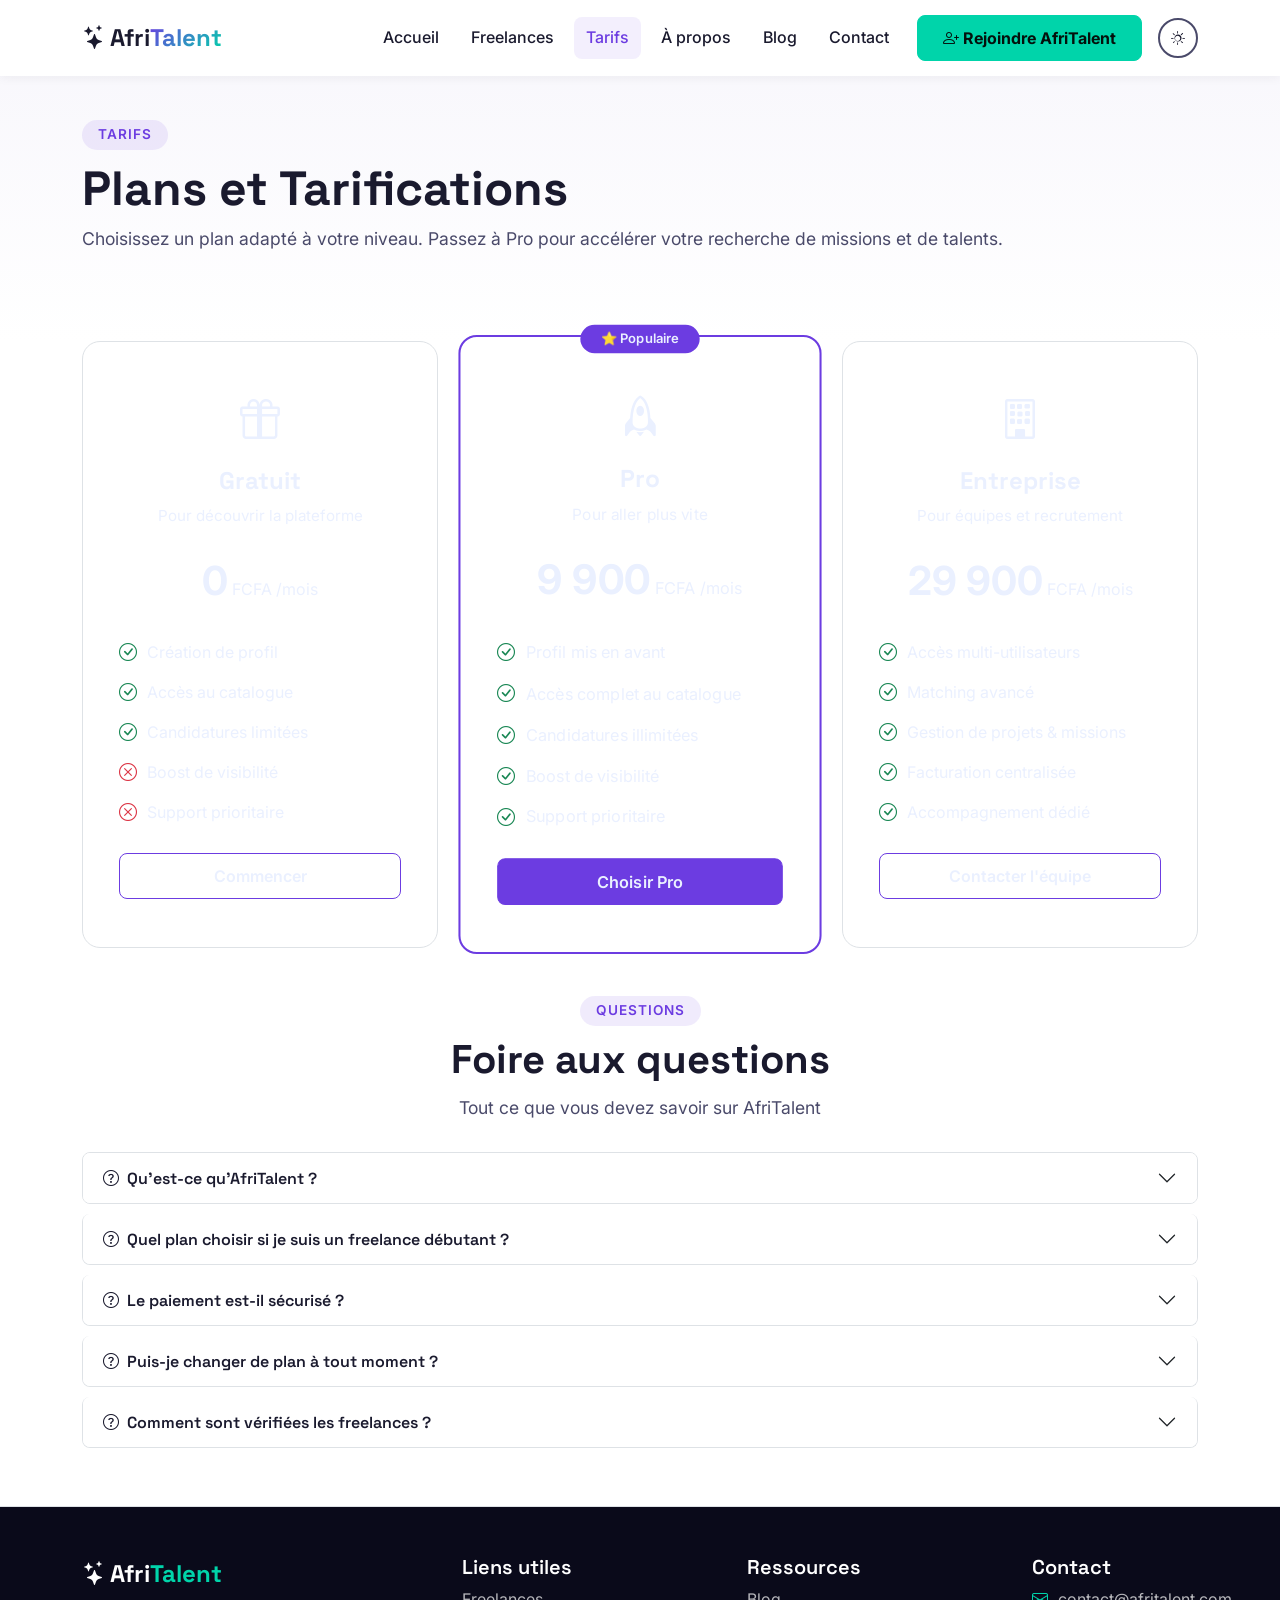
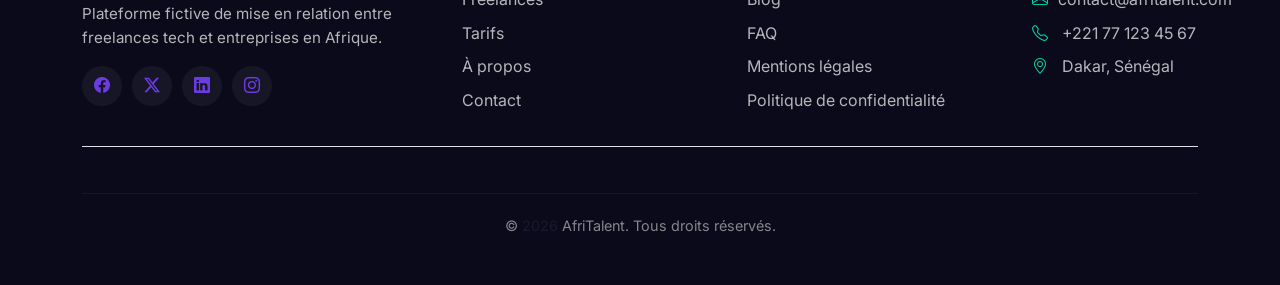
<file: tarifs.html>
<!DOCTYPE html>
<html lang="fr">
<head>
    <meta charset="UTF-8">
    <meta name="viewport" content="width=device-width, initial-scale=1.0">
    <title>AfriTalent - Tarifs</title>
    <link rel="preconnect" href="https://fonts.googleapis.com">
    <link rel="preconnect" href="https://fonts.gstatic.com" crossorigin>
    <link href="https://fonts.googleapis.com/css2?family=Inter:opsz,wght@14..32,100..900&family=Space+Grotesk:wght@500;700&display=swap" rel="stylesheet">
    <link rel="stylesheet" href="https://cdn.jsdelivr.net/npm/bootstrap@5.3.3/dist/css/bootstrap.min.css">
    <link rel="stylesheet" href="https://cdn.jsdelivr.net/npm/bootstrap-icons@1.11.3/font/bootstrap-icons.min.css">
    <link rel="stylesheet" href="css/style.css">
</head>
<body>
    <header>
        <!-- ==================== NAVBAR ==================== -->
        <nav class="navbar navbar-expand-lg fixed-top" id="mainNavbar">
            <div class="container">
                <a href="index.html" class="navbar-brand fw-bold" aria-label="Retour à l'accueil AfriTalent">
                    <i class="bi bi-stars me-1"></i>Afri<span class="text-gradient">Talent</span>
                </a>
                <button class="navbar-toggler" type="button" data-bs-toggle="collapse" data-bs-target="#navbarContent" 
                        aria-controls="navbarContent" aria-expanded="false" aria-label="Ouvrir le menu">
                    <span class="navbar-toggler-icon"></span>
                </button>
                <div class="collapse navbar-collapse" id="navbarContent">
                    <ul class="navbar-nav ms-auto align-items-lg-center gap-lg-2">
                        <li class="nav-item"><a href="index.html" class="nav-link">Accueil</a></li>
                        <li class="nav-item"><a href="freelances.html" class="nav-link">Freelances</a></li>
                        <li class="nav-item"><a href="tarifs.html" class="nav-link active">Tarifs</a></li>
                        <li class="nav-item"><a href="about.html" class="nav-link">À propos</a></li>
                        <li class="nav-item"><a href="#" class="nav-link" aria-label="Page Blog (à venir)">Blog</a></li>
                        <li class="nav-item"><a href="contact.html" class="nav-link">Contact</a></li>
                        <li class="nav-item ms-lg-2">
                            <a href="contact.html" class="btn btn-success">
                                <i class="bi bi-person-plus me-1"></i>Rejoindre AfriTalent
                            </a>
                        </li>
                        <!-- Le bouton Dark Mode sera ajouté ici par JavaScript -->
                    </ul>
                </div>
            </div>
        </nav>
    </header>

    <main class="pt-5">
        <!-- ==================== PAGE HEADER ==================== -->
        <section class="page-header py-5">
            <div class="container py-4">
                <span class="section-tag">Tarifs</span>
                <h1 class="fw-bold">Plans et Tarifications</h1>
                <p class="section-subtitle">Choisissez un plan adapté à votre niveau. Passez à Pro pour accélérer votre recherche de missions et de talents.</p>
            </div>
        </section>

        <!-- ==================== PLANS TARIFAIRES ==================== -->
        <section class="pricing-section pb-5" aria-label="Plans Tarifaires">
            <div class="container">
                <div class="row g-4 align-items-stretch">
                    
                    <!-- Plan Gratuit -->
                    <div class="col-12 col-md-6 col-lg-4">
                        <article class="card pricing-card h-100">
                            <div class="card-body text-center">
                                <div class="pricing-icon"><i class="bi bi-gift"></i></div>
                                <h2 class="h4 pricing-plan">Gratuit</h2>
                                <p class="pricing-desc">Pour découvrir la plateforme</p>
                                <div class="pricing-price">
                                    <span class="price">0</span>
                                    <span class="currency">FCFA</span>
                                    <span class="period">/mois</span>
                                </div>
                                <ul class="pricing-features list-unstyled">
                                    <li><i class="bi bi-check-circle text-success"></i>Création de profil</li>
                                    <li><i class="bi bi-check-circle text-success"></i>Accès au catalogue</li>
                                    <li><i class="bi bi-check-circle text-success"></i>Candidatures limitées</li>
                                    <li><i class="bi bi-x-circle text-danger"></i>Boost de visibilité</li>
                                    <li><i class="bi bi-x-circle text-danger"></i>Support prioritaire</li>
                                </ul>
                                <a href="contact.html" class="btn btn-outline-primary w-100">Commencer</a>
                            </div>
                        </article>
                    </div>

                    <!-- Plan Pro (Recommandé) -->
                    <div class="col-12 col-md-6 col-lg-4">
                        <article class="card pricing-card pricing-popular h-100">
                            <span class="pricing-badge">⭐ Populaire</span>
                            <div class="card-body text-center">
                                <div class="pricing-icon"><i class="bi bi-rocket"></i></div>
                                <h2 class="h4 pricing-plan">Pro</h2>
                                <p class="pricing-desc">Pour aller plus vite</p>
                                <div class="pricing-price">
                                    <span class="price">9 900</span>
                                    <span class="currency">FCFA</span>
                                    <span class="period">/mois</span>
                                </div>
                                <ul class="pricing-features list-unstyled">
                                    <li><i class="bi bi-check-circle text-success"></i>Profil mis en avant</li>
                                    <li><i class="bi bi-check-circle text-success"></i>Accès complet au catalogue</li>
                                    <li><i class="bi bi-check-circle text-success"></i>Candidatures illimitées</li>
                                    <li><i class="bi bi-check-circle text-success"></i>Boost de visibilité</li>
                                    <li><i class="bi bi-check-circle text-success"></i>Support prioritaire</li>
                                </ul>
                                <a href="contact.html" class="btn btn-primary w-100">Choisir Pro</a>
                            </div>
                        </article>
                    </div>

                    <!-- Plan Entreprise -->
                    <div class="col-12 col-md-6 col-lg-4">
                        <article class="card pricing-card h-100">
                            <div class="card-body text-center">
                                <div class="pricing-icon"><i class="bi bi-building"></i></div>
                                <h2 class="h4 pricing-plan">Entreprise</h2>
                                <p class="pricing-desc">Pour équipes et recrutement</p>
                                <div class="pricing-price">
                                    <span class="price">29 900</span>
                                    <span class="currency">FCFA</span>
                                    <span class="period">/mois</span>
                                </div>
                                <ul class="pricing-features list-unstyled">
                                    <li><i class="bi bi-check-circle text-success"></i>Accès multi-utilisateurs</li>
                                    <li><i class="bi bi-check-circle text-success"></i>Matching avancé</li>
                                    <li><i class="bi bi-check-circle text-success"></i>Gestion de projets & missions</li>
                                    <li><i class="bi bi-check-circle text-success"></i>Facturation centralisée</li>
                                    <li><i class="bi bi-check-circle text-success"></i>Accompagnement dédié</li>
                                </ul>
                                <a href="contact.html" class="btn btn-outline-primary w-100">Contacter l'équipe</a>
                            </div>
                        </article>
                    </div>
                </div>
            </div>
        </section>

        <!-- ==================== FAQ (ACCORDION) ==================== -->
        <section class="faq-section pb-5" aria-label="Foire aux questions">
            <div class="container">
                <div class="section-header text-center">
                    <span class="section-tag">Questions</span>
                    <h2 class="fw-bold">Foire aux questions</h2>
                    <p class="section-subtitle">Tout ce que vous devez savoir sur AfriTalent</p>
                </div>
                <div class="accordion mt-4" id="faqAccordion">
                    <div class="accordion-item">
                        <h3 class="accordion-header" id="faq1">
                            <button class="accordion-button collapsed" type="button" data-bs-toggle="collapse" data-bs-target="#answer1" 
                                    aria-expanded="false" aria-controls="answer1">
                                <i class="bi bi-question-circle me-2"></i>Qu'est-ce qu'AfriTalent ?
                            </button>
                        </h3>
                        <div id="answer1" class="accordion-collapse collapse" aria-labelledby="faq1" data-bs-parent="#faqAccordion">
                            <div class="accordion-body">
                                AfriTalent est une plateforme de mise en relation entre freelances tech et entreprises en Afrique. 
                                Ce projet est réalisé dans le cadre d'un examen pédagogique.
                            </div>
                        </div>
                    </div>
                    <div class="accordion-item">
                        <h3 class="accordion-header" id="faq2">
                            <button class="accordion-button collapsed" type="button" data-bs-toggle="collapse" data-bs-target="#answer2" 
                                    aria-expanded="false" aria-controls="answer2">
                                <i class="bi bi-question-circle me-2"></i>Quel plan choisir si je suis un freelance débutant ?
                            </button>
                        </h3>
                        <div id="answer2" class="accordion-collapse collapse" aria-labelledby="faq2" data-bs-parent="#faqAccordion">
                            <div class="accordion-body">
                                Le plan <strong>Gratuit</strong> suffit pour débuter. Il vous permet de créer votre profil et de postuler à des missions. 
                                Le plan <strong>Pro</strong> devient utile pour plus de visibilité et des candidatures illimitées.
                            </div>
                        </div>
                    </div>
                    <div class="accordion-item">
                        <h3 class="accordion-header" id="faq3">
                            <button class="accordion-button collapsed" type="button" data-bs-toggle="collapse" data-bs-target="#answer3" 
                                    aria-expanded="false" aria-controls="answer3">
                                <i class="bi bi-question-circle me-2"></i>Le paiement est-il sécurisé ?
                            </button>
                        </h3>
                        <div id="answer3" class="accordion-collapse collapse" aria-labelledby="faq3" data-bs-parent="#faqAccordion">
                            <div class="accordion-body">
                                Dans le cadre de ce projet pédagogique, il n'y a pas de paiement réel. C'est un site vitrine démonstratif. 
                                En version réelle, les paiements seraient sécurisés via des partenaires bancaires.
                            </div>
                        </div>
                    </div>
                    <div class="accordion-item">
                        <h3 class="accordion-header" id="faq4">
                            <button class="accordion-button collapsed" type="button" data-bs-toggle="collapse" data-bs-target="#answer4" 
                                    aria-expanded="false" aria-controls="answer4">
                                <i class="bi bi-question-circle me-2"></i>Puis-je changer de plan à tout moment ?
                            </button>
                        </h3>
                        <div id="answer4" class="accordion-collapse collapse" aria-labelledby="faq4" data-bs-parent="#faqAccordion">
                            <div class="accordion-body">
                                Oui, c'est le principe d'un abonnement flexible. Vous pouvez passer d'un plan à l'autre à tout moment 
                                depuis votre tableau de bord.
                            </div>
                        </div>
                    </div>
                    <div class="accordion-item">
                        <h3 class="accordion-header" id="faq5">
                            <button class="accordion-button collapsed" type="button" data-bs-toggle="collapse" data-bs-target="#answer5" 
                                    aria-expanded="false" aria-controls="answer5">
                                <i class="bi bi-question-circle me-2"></i>Comment sont vérifiées les freelances ?
                            </button>
                        </h3>
                        <div id="answer5" class="accordion-collapse collapse" aria-labelledby="faq5" data-bs-parent="#faqAccordion">
                            <div class="accordion-body">
                                Processus fictif de vérification :<br>
                                <i class="bi bi-check-circle text-success"></i> Portfolio et expérience vérifiés<br>
                                <i class="bi bi-check-circle text-success"></i> Entretien rapide avec l'équipe<br>
                                <i class="bi bi-check-circle text-success"></i> Validation des compétences techniques
                            </div>
                        </div>
                    </div>
                </div>
            </div>
        </section>
    </main>

    <!-- ==================== FOOTER ==================== -->
    <footer class="py-5 border-top footer">
        <div class="container">
            <div class="row g-4">
                <div class="col-12 col-lg-4">
                    <p class="fw-bold mb-2 footer-brand"><i class="bi bi-stars me-1"></i>Afri<span>Talent</span></p>
                    <p class="footer-description">Plateforme fictive de mise en relation entre freelances tech et entreprises en Afrique.</p>
                    <div class="social-links">
                        <a href="#" aria-label="Facebook"><i class="bi bi-facebook"></i></a>
                        <a href="#" aria-label="Twitter"><i class="bi bi-twitter-x"></i></a>
                        <a href="#" aria-label="LinkedIn"><i class="bi bi-linkedin"></i></a>
                        <a href="#" aria-label="Instagram"><i class="bi bi-instagram"></i></a>
                    </div>
                </div>
                <div class="col-6 col-lg-3">
                    <h5 class="fw-semibold mb-2">Liens utiles</h5>
                    <ul class="list-unstyled mb-0 footer-links">
                        <li><a href="freelances.html">Freelances</a></li>
                        <li><a href="tarifs.html">Tarifs</a></li>
                        <li><a href="about.html">À propos</a></li>
                        <li><a href="contact.html">Contact</a></li>
                    </ul>
                </div>
                <div class="col-6 col-lg-3">
                    <h5 class="fw-semibold mb-2">Ressources</h5>
                    <ul class="list-unstyled mb-0 footer-links">
                        <li><a href="#">Blog</a></li>
                        <li><a href="#">FAQ</a></li>
                        <li><a href="#">Mentions légales</a></li>
                        <li><a href="#">Politique de confidentialité</a></li>
                    </ul>
                </div>
                <div class="col-12 col-lg-2">
                    <h5 class="fw-semibold mb-2">Contact</h5>
                    <ul class="list-unstyled footer-contact">
                        <li><i class="bi bi-envelope"></i> contact@afritalent.com</li>
                        <li><i class="bi bi-telephone"></i> +221 77 123 45 67</li>
                        <li><i class="bi bi-geo-alt"></i> Dakar, Sénégal</li>
                    </ul>
                </div>
            </div>
            <div class="text-center mt-4 pt-3 border-top">
                <p class="mb-0 footer-copyright">
                    &copy; <span id="currentYear">2026</span> AfriTalent. Tous droits réservés.
                </p>
            </div>
        </div>
    </footer>

    <script src="https://cdn.jsdelivr.net/npm/bootstrap@5.3.3/dist/js/bootstrap.bundle.min.js"></script>
    <script src="js/main.js"></script>
</body>
</html>
</file>
<file: css/style.css>
/* ============================================================
   AfriTalent - style.css
   Version complète corrigée
   ============================================================ */

/* ============================================================
   VARIABLES CSS
   ============================================================ */
:root {
    --primary: #6C3CE1;
    --primary-dark: #5A2DBF;
    --primary-light: #8B6BF0;
    --secondary: #00D4AA;
    --accent: #FF6B6B;
    --dark: #0b1220;
    --surface: #121b2e;
    --text: #eaf0ff;
    --muted: rgba(234,240,255,0.7);
    --border: rgba(234,240,255,0.12);
    --font-title: 'Space Grotesk', sans-serif;
    --font-body: 'Inter', sans-serif;
    --radius: 18px;
    --radius-sm: 8px;
    --radius-md: 16px;
    --radius-lg: 24px;
    --shadow: 0 8px 40px rgba(108,60,225,0.2);
    --shadow-sm: 0 2px 8px rgba(0,0,0,0.05);
    --shadow-md: 0 4px 20px rgba(108,60,225,0.12);
    --nav-height: 76px;
    
    /* Couleurs mode clair */
    --light-text: #1A1A2E;
    --light-muted: #4a4a6a;
    --light-bg: #ffffff;
    --light-gray: #f8f7fc;
    --light-border: #dee2e6;
    --light-card: #ffffff;
}

/* ============================================================
   RESET & BASE
   ============================================================ */
*,*::before,*::after{box-sizing:border-box;margin:0;padding:0}
body{font-family:var(--font-body);color:var(--light-text);background:var(--light-bg);line-height:1.6;transition:background .3s,color .3s}
h1,h2,h3,h4,h5,h6{font-family:var(--font-title);font-weight:700;color:var(--light-text)}
p,span,li,label,div{color:var(--light-text)}
.text-secondary{color:var(--light-muted)!important}
.text-muted{color:var(--light-muted)!important}
a:not(.btn):not(.nav-link){color:var(--primary);text-decoration:none;transition:.2s}
a:not(.btn):not(.nav-link):hover{color:var(--primary-dark)}
img{max-width:100%;height:auto}

/* ============================================================
   UTILITAIRES
   ============================================================ */
.text-gradient{background:linear-gradient(135deg,var(--primary),var(--secondary));-webkit-background-clip:text;-webkit-text-fill-color:transparent;background-clip:text}
.section-tag{display:inline-block;background:rgba(108,60,225,0.1);color:var(--primary);padding:4px 16px;border-radius:20px;font-size:.85rem;font-weight:600;text-transform:uppercase;letter-spacing:1px;margin-bottom:10px}
.section-header{margin-bottom:30px;text-align:center}
.section-header h2{font-size:2.5rem;font-weight:700;color:var(--light-text);margin-bottom:10px}
.section-subtitle{color:var(--light-muted);font-size:1.1rem}
.section-tag{display:inline-block;background:rgba(108,60,225,0.1);color:var(--primary);padding:4px 16px;border-radius:20px;font-size:.85rem;font-weight:600;text-transform:uppercase;letter-spacing:1px;margin-bottom:10px}

/* ============================================================
   NAVBAR
   ============================================================ */
#mainNavbar{min-height:var(--nav-height);background:rgba(255,255,255,0.95)!important;backdrop-filter:blur(10px);-webkit-backdrop-filter:blur(10px);transition:.3s;box-shadow:0 2px 10px rgba(0,0,0,0.05);padding:8px 0}
#mainNavbar .navbar-brand{font-family:var(--font-title);font-size:1.5rem;font-weight:700;color:var(--light-text)!important}
#mainNavbar .navbar-brand .text-gradient{background:linear-gradient(135deg,var(--primary),var(--secondary));-webkit-background-clip:text;-webkit-text-fill-color:transparent;background-clip:text}
#mainNavbar .nav-link{color:var(--light-text)!important;font-weight:500;padding:8px 12px;border-radius:var(--radius-sm);transition:.2s}
#mainNavbar .nav-link:hover{color:var(--primary)!important}
#mainNavbar .nav-link.active{color:var(--primary)!important;background:rgba(108,60,225,0.08)}
#mainNavbar.navbar-scrolled{background:rgba(255,255,255,0.98)!important;box-shadow:0 4px 30px rgba(0,0,0,0.08);padding:4px 0}

/* Dark Mode Toggle */
.theme-toggle{border:2px solid var(--light-muted);color:var(--light-text);border-radius:50%;width:40px;height:40px;display:flex;align-items:center;justify-content:center;padding:0;transition:.3s;background:transparent;cursor:pointer}
.theme-toggle:hover{background:var(--primary);border-color:var(--primary);color:#fff}

/* ============================================================
   FADE-IN SECTIONS
   ============================================================ */
.fade-in-section{opacity:0;transform:translateY(40px);transition:opacity .8s ease,transform .8s ease}
.fade-in-section.is-visible{opacity:1;transform:translateY(0)}

/* ============================================================
   COMPTEURS ANIMÉS
   ============================================================ */
.counter{font-family:var(--font-title);font-weight:700;color:var(--primary);font-size:2.5rem}
.stat-suffix{font-size:2rem;font-weight:700;color:var(--primary)}
.stat-label{font-weight:500;color:var(--light-muted)}
.stat-number{font-size:3rem;font-weight:700;color:var(--primary)}
.stat-description{color:var(--light-muted);font-size:.9rem}

/* ============================================================
   RETOUR EN HAUT
   ============================================================ */
#backToTop{position:fixed;bottom:30px;right:30px;width:50px;height:50px;border-radius:50%;background:var(--primary);color:#fff;border:none;font-size:1.5rem;cursor:pointer;opacity:0;visibility:hidden;transform:translateY(20px);transition:.3s;z-index:9999;box-shadow:0 4px 20px rgba(108,60,225,0.3)}
#backToTop.show{opacity:1;visibility:visible;transform:translateY(0)}
#backToTop:hover{background:var(--primary-dark);transform:translateY(-3px)}

/* ============================================================
   HERO SECTION
   ============================================================ */
#hero{padding:100px 0 60px;background:linear-gradient(180deg,var(--light-gray),var(--light-bg))}
.hero-title{font-family:var(--font-title);font-weight:700;line-height:1.1;color:var(--light-text)}
.hero-subtitle{color:var(--light-muted)}
.highlight-text{color:var(--primary);font-weight:600}

/* ============================================================
   STATISTIQUES
   ============================================================ */
.stat-card{background:var(--light-card);border-radius:var(--radius);border:1px solid var(--light-border)!important;transition:.3s;padding:20px}
.stat-card:hover{transform:translateY(-5px);box-shadow:var(--shadow-md)}
.stat-card .counter{color:var(--primary)}
.stat-card .stat-suffix{color:var(--primary)}
.stat-card .stat-label{color:var(--light-muted)}

/* ============================================================
   SECTION COMMENT ÇA MARCHE - BENTO GRID (CORRIGÉ)
   ============================================================ */
#how{background:var(--light-gray);padding:60px 0}
.bento-grid{display:grid;grid-template-columns:repeat(12,1fr);gap:20px;margin-top:20px}
.bento-card{grid-column:span 6;padding:30px;background:var(--light-card)!important;border-radius:var(--radius);border:1px solid var(--light-border)!important;transition:all .3s ease;box-shadow:var(--shadow-sm)}
.bento-card:hover{transform:translateY(-5px);box-shadow:var(--shadow-md);border-color:var(--primary)!important}
.bento-step{font-family:var(--font-title);font-size:2.5rem;font-weight:700;color:rgba(108,60,225,0.12)!important;display:block;margin-bottom:5px;line-height:1}
.bento-icon{font-size:2rem;color:var(--primary)!important;display:block;margin-bottom:10px}
.bento-card h3{font-family:var(--font-title);font-weight:700;font-size:1.2rem;color:var(--light-text)!important;margin-bottom:8px}
.bento-card p{font-family:var(--font-body);font-size:.95rem;color:var(--light-muted)!important;line-height:1.6;margin:0}
.bento-card--wide{grid-column:span 8}
.bento-card--tall{grid-row:span 2;grid-column:span 4}

/* ============================================================
   CATÉGORIES
   ============================================================ */
#categories{background:var(--light-bg);padding:60px 0}
.category-card{background:var(--light-card);border:1px solid var(--light-border);border-radius:var(--radius);transition:all .3s ease;cursor:pointer;position:relative;overflow:hidden}
.category-card::after{content:'';position:absolute;top:0;left:0;right:0;height:4px;background:linear-gradient(90deg,var(--primary),var(--secondary));transform:scaleX(0);transition:.3s}
.category-card:hover{transform:translateY(-8px);box-shadow:var(--shadow);border-color:var(--primary)}
.category-card:hover::after{transform:scaleX(1)}
.category-icon{font-size:2.5rem;color:var(--primary);display:block;margin-bottom:10px}
.category-card h3{font-weight:600;color:var(--light-text);margin-bottom:5px}
.category-card p{color:var(--light-muted);font-size:.9rem;margin:0}
.category-count{color:var(--light-muted);font-size:.85rem}
.category-count i{color:var(--primary)}

/* ============================================================
   TÉMOIGNAGES
   ============================================================ */
#testimonials{background:var(--light-gray);padding:60px 0}
.testimonial-card{background:var(--light-card);border-radius:var(--radius);max-width:700px;margin:0 auto;border:1px solid var(--light-border);padding:30px;box-shadow:var(--shadow-sm)}
.testimonial-quote{font-size:1.1rem;font-style:italic;color:var(--light-text);line-height:1.6}
.testimonial-stars{color:#FFB800;font-size:1.2rem;letter-spacing:2px;margin-bottom:15px}
#testimonialCarousel .carousel-control-prev,#testimonialCarousel .carousel-control-next{width:40px;height:40px;background:var(--primary);border-radius:50%;top:50%;transform:translateY(-50%);opacity:1}
#testimonialCarousel .carousel-control-prev{left:-20px}
#testimonialCarousel .carousel-control-next{right:-20px}
#testimonialCarousel .carousel-control-prev-icon,#testimonialCarousel .carousel-control-next-icon{width:20px;height:20px}

/* ============================================================
   CTA
   ============================================================ */
#cta{padding:60px 0}
.cta-banner{background:linear-gradient(135deg,var(--primary),var(--primary-dark));color:#fff;border-radius:var(--radius-lg);padding:50px!important}
.cta-banner h2,.cta-banner p{color:#fff!important}
.cta-banner .btn-light{color:var(--primary);font-weight:600;padding:12px 36px}
.cta-banner .btn-light:hover{transform:translateY(-3px);box-shadow:var(--shadow)}

/* ============================================================
   PAGE HEADER
   ============================================================ */
.page-header{padding:80px 0 40px;background:linear-gradient(180deg,var(--light-gray),var(--light-bg))}
.page-header h1{color:var(--light-text);font-size:3rem;font-weight:700}
.page-header p{color:var(--light-muted)}

/* ============================================================
   FOOTER
   ============================================================ */
.footer{background:#0A0A1A;color:rgba(255,255,255,0.8);padding:60px 0 30px}
.footer-brand{font-family:var(--font-title);font-size:1.5rem;color:#fff}
.footer-brand span{color:var(--secondary)}
.footer-description{color:rgba(255,255,255,0.7)!important;font-size:.95rem;line-height:1.6}
.footer h5{color:#fff;font-weight:600;margin-bottom:15px}
.footer-links li{margin-bottom:8px}
.footer-links a{color:rgba(255,255,255,0.7)!important;transition:.2s}
.footer-links a:hover{color:var(--secondary)!important}
.footer-contact li{color:rgba(255,255,255,0.7)!important;display:flex;align-items:center;gap:10px;margin-bottom:8px}
.footer-contact i{color:var(--secondary);width:20px}
.social-links{display:flex;gap:10px;margin-top:15px}
.social-links a{display:flex;align-items:center;justify-content:center;width:40px;height:40px;border-radius:50%;background:rgba(255,255,255,0.05);color:rgba(255,255,255,0.7);transition:.3s}
.social-links a:hover{background:var(--primary);color:#fff;transform:translateY(-3px)}
.footer-copyright{color:rgba(255,255,255,0.5)!important;font-size:.9rem;margin-top:30px;padding-top:20px;border-top:1px solid rgba(255,255,255,0.05)}
.footer-copyright .credit{color:rgba(255,255,255,0.3)!important}

/* ============================================================
   FREELANCES - FILTRES
   ============================================================ */
#filters-section{background:var(--light-bg);padding:20px 0}
.freelance-card{transition:opacity .3s,transform .3s}
.freelance-card-inner{background:var(--light-card);border:1px solid var(--light-border);border-radius:var(--radius);transition:all .3s ease;height:100%;overflow:hidden}
.freelance-card-inner:hover{transform:translateY(-5px);box-shadow:var(--shadow);border-color:var(--primary)}
.freelance-card-inner .card-img-top{height:200px;object-fit:cover}
.freelance-rating{color:#FFB800;margin-bottom:10px}
.rating-number{color:var(--light-muted);font-weight:600;margin-left:5px}
.freelance-specialty{color:var(--primary);font-weight:600;font-size:.9rem}
.freelance-bio{color:var(--light-muted);font-size:.9rem;margin:10px 0}
.freelance-price{margin:15px 0}
.freelance-price .price{font-size:1.5rem;font-weight:700;color:var(--primary)}
.freelance-price .per-hour{color:var(--light-muted);font-size:.9rem}

/* Filtres */
.filters-wrapper{display:flex;align-items:center;gap:15px;flex-wrap:wrap;padding:20px 0}
.filter-label{font-weight:600;color:var(--light-text);margin:0}
#categoryFilter{max-width:300px;border-radius:var(--radius-sm);background:var(--light-card);border:1px solid var(--light-border);color:var(--light-text)}
.filter-btn{background:var(--light-gray);border:1px solid var(--light-border);color:var(--light-text);border-radius:20px;padding:6px 16px;transition:.3s;font-size:.85rem;cursor:pointer}
.filter-btn:hover{background:var(--primary);border-color:var(--primary);color:#fff}
.filter-btn.active{background:var(--primary);border-color:var(--primary);color:#fff}
#resultCount{color:var(--light-muted)}
#visibleCount{color:var(--primary);font-weight:700}

/* ============================================================
   TARIFS
   ============================================================ */
#pricing{background:var(--light-bg);padding:60px 0}
.pricing-card{background:var(--light-card);border-radius:var(--radius);border:1px solid var(--light-border);transition:all .3s ease;position:relative;padding:30px 20px}
.pricing-card:hover{transform:translateY(-8px);box-shadow:var(--shadow);border-color:var(--primary)}
.pricing-popular{border:2px solid var(--primary);transform:scale(1.02);position:relative}
.pricing-popular:hover{transform:scale(1.02) translateY(-8px)}
.pricing-badge{position:absolute;top:-12px;left:50%;transform:translateX(-50%);background:var(--primary);color:#fff;padding:4px 20px;border-radius:20px;font-size:.8rem;font-weight:600}
.pricing-icon{font-size:2.5rem;color:var(--primary);display:block;margin-bottom:15px}
.pricing-plan{font-weight:700;color:var(--light-text)}
.pricing-desc{color:var(--light-muted);font-size:.95rem}
.pricing-price{margin:20px 0}
.pricing-price .price{font-size:2.5rem;font-weight:700;color:var(--primary)}
.pricing-price .currency,.pricing-price .period{color:var(--light-muted);font-size:1rem}
.pricing-features{text-align:left;margin:20px 0;list-style:none;padding:0}
.pricing-features li{padding:6px 0;display:flex;align-items:center;gap:10px;color:var(--light-text)}
.pricing-features i{font-size:1.1rem;flex-shrink:0}
.pricing-features .text-success{color:#198754!important}
.pricing-features .text-danger{color:#dc3545!important}

/* FAQ */
.accordion-item{border:1px solid var(--light-border);margin-bottom:10px;border-radius:var(--radius-sm)!important;overflow:hidden}
.accordion-button{background:var(--light-card);color:var(--light-text);font-weight:600;padding:15px 20px}
.accordion-button:not(.collapsed){background:rgba(108,60,225,0.05);color:var(--primary)}
.accordion-button:focus{box-shadow:none;border-color:var(--primary)}
.accordion-body{background:var(--light-card);color:var(--light-text);padding:15px 20px}

/* ============================================================
   À PROPOS
   ============================================================ */
#about{background:var(--light-bg)}
.team-card{background:var(--light-card);border-radius:var(--radius);border:1px solid var(--light-border);transition:all .3s ease;overflow:hidden}
.team-card:hover{transform:translateY(-5px);box-shadow:var(--shadow);border-color:var(--primary)}
.team-avatar{height:200px;object-fit:cover;width:100%}
.team-role{color:var(--light-muted)!important}
.team-social{display:flex;justify-content:center;gap:10px;margin-top:10px}
.team-social a{display:flex;align-items:center;justify-content:center;width:35px;height:35px;border-radius:50%;background:rgba(108,60,225,0.05);color:var(--primary);transition:.3s}
.team-social a:hover{background:var(--primary);color:#fff}

/* Valeurs */
.value-card{background:var(--light-card);border-radius:var(--radius);border:1px solid var(--light-border);transition:all .3s ease;padding:30px 20px}
.value-card:hover{transform:translateY(-5px);box-shadow:var(--shadow);border-color:var(--primary)}
.value-icon{font-size:2.5rem;color:var(--primary);display:block;margin-bottom:10px}
.value-card h3{color:var(--light-text);font-weight:600}
.value-card p{color:var(--light-muted);font-size:.95rem}

/* Stats Bento */
.stat-card-bento{background:var(--light-card);border-radius:var(--radius);border:1px solid var(--light-border);transition:all .3s ease;padding:30px}
.stat-card-bento:hover{transform:translateY(-5px);box-shadow:var(--shadow);border-color:var(--primary)}

/* ============================================================
   CONTACT - FORMULAIRE
   ============================================================ */
#contact{background:var(--light-bg);padding:60px 0}
.contact-info li{color:var(--light-text);display:flex;gap:15px;align-items:flex-start;margin-bottom:20px}
.contact-info strong{color:var(--light-text)}
.contact-icon{width:40px;height:40px;border-radius:50%;background:rgba(108,60,225,0.08);display:flex;align-items:center;justify-content:center;color:var(--primary);font-size:1.2rem;flex-shrink:0}

/* Formulaire */
.form-control,.form-select{background:var(--light-card);border:1px solid var(--light-border);color:var(--light-text);border-radius:15px;padding:12px 15px;transition:.3s}
.form-control::placeholder{color:var(--light-muted)}
.form-control:focus,.form-select:focus{border-color:var(--primary);box-shadow:0 0 0 0.2rem rgba(108,60,225,0.15)}
.form-label{color:var(--light-text);font-weight:600}
.form-control.is-invalid{border-color:#dc3545}
.form-control.is-valid{border-color:#198754}
.invalid-feedback{color:#dc3545;font-size:.85rem;display:block}
#charCount{color:var(--light-muted);font-size:.85rem}
.map-container{overflow:hidden;border-radius:var(--radius-lg)}
.map-container iframe{width:100%;height:400px;border:0}

/* ============================================================
   BOUTONS
   ============================================================ */
.btn-primary{background:var(--primary);border-color:var(--primary);color:#fff;padding:10px 25px;border-radius:var(--radius-sm);font-weight:600;transition:.3s}
.btn-primary:hover{background:var(--primary-dark);border-color:var(--primary-dark);color:#fff;transform:translateY(-2px)}
.btn-outline-primary{color:var(--primary);border-color:var(--primary);padding:10px 25px;border-radius:var(--radius-sm);font-weight:600;transition:.3s}
.btn-outline-primary:hover{background:var(--primary);border-color:var(--primary);color:#fff;transform:translateY(-2px)}
.btn-success{background:var(--secondary);border-color:var(--secondary);color:#04110c;font-weight:700;padding:10px 25px;border-radius:var(--radius-sm);transition:.3s}
.btn-success:hover{background:#25e6a5;border-color:#25e6a5;color:#04110c;transform:translateY(-2px)}
.btn-lg{padding:14px 35px;font-size:1.1rem}

/* ============================================================
   MODAL
   ============================================================ */
.modal-content{background:var(--light-card);border-radius:var(--radius);border:1px solid var(--light-border)}
.modal-header{border-bottom:1px solid var(--light-border)}
.modal-footer{border-top:1px solid var(--light-border)}
.modal-title{color:var(--light-text);font-weight:700}

/* ============================================================
   MODE SOMBRE
   ============================================================ */
body.dark-mode{color:var(--text)!important;background:var(--dark)!important}
body.dark-mode h1,body.dark-mode h2,body.dark-mode h3,body.dark-mode h4,body.dark-mode h5,body.dark-mode h6,
body.dark-mode p,body.dark-mode span,body.dark-mode li,body.dark-mode label{color:var(--text)!important}
body.dark-mode .text-secondary{color:var(--muted)!important}
body.dark-mode .text-muted{color:var(--muted)!important}
body.dark-mode .section-header h2{color:var(--text)!important}
body.dark-mode .section-subtitle{color:var(--muted)!important}

/* Cartes mode sombre */
body.dark-mode .card,body.dark-mode .bento-card,body.dark-mode .freelancer-card,
body.dark-mode .pricing-card,body.dark-mode .team-card,body.dark-mode .value-card,
body.dark-mode .stat-card,body.dark-mode .testimonial-card,body.dark-mode .stat-card-bento,
body.dark-mode .modal-content{background:rgba(18,27,46,0.75)!important;border:1px solid var(--border)!important}
body.dark-mode .card *,.bento-card *,.freelancer-card *,.pricing-card *{color:var(--text)!important}
body.dark-mode .card .text-success{color:#2dffb7!important}
body.dark-mode .card .text-danger{color:#ff6b6b!important}
body.dark-mode .card .text-muted{color:var(--muted)!important}

/* Navbar mode sombre */
body.dark-mode #mainNavbar{background:rgba(11,18,32,0.95)!important;box-shadow:0 2px 20px rgba(0,0,0,0.3)}
body.dark-mode #mainNavbar .navbar-brand,body.dark-mode #mainNavbar .nav-link{color:rgba(234,240,255,0.85)!important}
body.dark-mode #mainNavbar .nav-link:hover{color:var(--secondary)!important}
body.dark-mode #mainNavbar .nav-link.active{color:var(--secondary)!important;background:rgba(45,255,183,0.1)}

/* Hero mode sombre */
body.dark-mode #hero{background:transparent}
body.dark-mode .hero-title{color:var(--text)!important}
body.dark-mode .hero-subtitle{color:var(--muted)!important}

/* Bento mode sombre */
body.dark-mode #how{background:transparent}
body.dark-mode .bento-card h3{color:var(--text)!important}
body.dark-mode .bento-card p{color:var(--muted)!important}
body.dark-mode .bento-step{color:rgba(45,255,183,0.15)!important}
body.dark-mode .bento-icon{color:var(--secondary)!important}
body.dark-mode .bento-card:hover{border-color:var(--secondary)!important}

/* Catégories mode sombre */
body.dark-mode .category-card{background:rgba(18,27,46,0.75)!important;border:1px solid var(--border)!important}
body.dark-mode .category-card h3{color:var(--text)!important}
body.dark-mode .category-card p{color:var(--muted)!important}
body.dark-mode .category-icon{color:var(--secondary)}
body.dark-mode .category-count{color:var(--muted)!important}

/* Témoignages mode sombre */
body.dark-mode #testimonials{background:transparent}
body.dark-mode .testimonial-quote{color:var(--text)!important}

/* CTA mode sombre */
body.dark-mode .cta-banner{background:linear-gradient(135deg,rgba(108,99,255,0.3),rgba(45,255,183,0.15))}
body.dark-mode .cta-banner h2,body.dark-mode .cta-banner p{color:var(--text)!important}
body.dark-mode .cta-banner .btn-light{color:var(--primary)}

/* Footer mode sombre */
body.dark-mode .footer{background:rgba(11,18,32,0.95)!important}

/* Formulaires mode sombre */
body.dark-mode .form-control,body.dark-mode .form-select{background:rgba(108,99,255,0.12)!important;border:1px solid var(--border)!important;color:var(--text)!important}
body.dark-mode .form-control::placeholder{color:var(--muted)!important}
body.dark-mode .form-label{color:var(--text)!important}
body.dark-mode .form-control:focus,body.dark-mode .form-select:focus{border-color:var(--secondary);box-shadow:0 0 0 0.2rem rgba(45,255,183,0.15)}

/* Filtres mode sombre */
body.dark-mode .filter-btn{background:transparent!important;border:1px solid var(--border)!important;color:var(--text)!important}
body.dark-mode .filter-btn:hover,body.dark-mode .filter-btn.active{background:var(--secondary)!important;border-color:var(--secondary)!important;color:var(--dark)!important}
body.dark-mode #categoryFilter{background:rgba(108,99,255,0.12)!important;border:1px solid var(--border)!important;color:var(--text)!important}

/* Statistiques mode sombre */
body.dark-mode .counter{color:var(--secondary)}
body.dark-mode .stat-suffix{color:var(--secondary)}
body.dark-mode .stat-number{color:var(--secondary)}
body.dark-mode .stat-label{color:var(--muted)!important}
body.dark-mode .stat-description{color:var(--muted)!important}

/* Pricing mode sombre */
body.dark-mode .pricing-price .price{color:var(--secondary)}
body.dark-mode .pricing-desc{color:var(--muted)!important}
body.dark-mode .pricing-features li{color:var(--text)!important}
body.dark-mode .pricing-features .text-success{color:#2dffb7!important}
body.dark-mode .pricing-features .text-danger{color:#ff6b6b!important}

/* Freelances mode sombre */
body.dark-mode .freelance-specialty{color:var(--secondary)}
body.dark-mode .freelance-bio{color:var(--muted)!important}
body.dark-mode .freelance-price .price{color:var(--secondary)}
body.dark-mode .freelance-price .per-hour{color:var(--muted)!important}
body.dark-mode .rating-number{color:var(--muted)!important}

/* Accordion mode sombre */
body.dark-mode .accordion-item{border-color:var(--border)}
body.dark-mode .accordion-button{background:rgba(18,27,46,0.75);color:var(--text)}
body.dark-mode .accordion-button:not(.collapsed){background:rgba(45,255,183,0.1);color:var(--secondary)}
body.dark-mode .accordion-body{background:rgba(18,27,46,0.5);color:var(--text)}

/* Page header mode sombre */
body.dark-mode .page-header{background:transparent}
body.dark-mode .page-header h1{color:var(--text)!important}
body.dark-mode .page-header p{color:var(--muted)!important}

/* Back to top mode sombre */
body.dark-mode #backToTop{background:var(--secondary);color:var(--dark)}
body.dark-mode #backToTop:hover{background:#25e6a5}

/* Boutons mode sombre */
body.dark-mode .btn-outline-primary{color:var(--secondary);border-color:var(--secondary)}
body.dark-mode .btn-outline-primary:hover{background:var(--secondary);border-color:var(--secondary);color:var(--dark)}
body.dark-mode .btn-primary{background:var(--secondary);border-color:var(--secondary);color:var(--dark)}
body.dark-mode .btn-primary:hover{background:#25e6a5;border-color:#25e6a5;color:var(--dark)}

/* Modal mode sombre */
body.dark-mode .modal-header{border-bottom:1px solid var(--border)}
body.dark-mode .modal-footer{border-top:1px solid var(--border)}
body.dark-mode .modal-title{color:var(--text)!important}
body.dark-mode .btn-close{filter:invert(1)}

/* ============================================================
   RESPONSIVE
   ============================================================ */
@media(max-width:575.98px){
.hero-title{font-size:2rem!important}
.hero-buttons .btn{width:100%;margin-bottom:10px}
.bento-grid{display:block}
.bento-card{margin-bottom:15px;grid-column:span 12!important}
.bento-card--wide,.bento-card--tall{grid-column:span 12!important}
.counter{font-size:1.8rem}
.filter-btn{font-size:.75rem;padding:4px 12px}
.pricing-popular{transform:scale(1)}
.pricing-popular:hover{transform:translateY(-8px)}
.team-avatar{height:160px}
.display-5{font-size:2.1rem}
.page-header h1{font-size:2rem}
.section-header h2{font-size:1.8rem}
#backToTop{width:40px;height:40px;font-size:1.2rem;bottom:20px;right:20px}
#testimonialCarousel .carousel-control-prev,#testimonialCarousel .carousel-control-next{width:30px;height:30px}
#testimonialCarousel .carousel-control-prev{left:-10px}
#testimonialCarousel .carousel-control-next{right:-10px}
.filters-wrapper{flex-direction:column;align-items:stretch}
#categoryFilter{max-width:100%}
.map-container iframe{height:250px}
}

@media(min-width:576px)and(max-width:991.98px){
.hero-title{font-size:2.8rem!important}
.bento-grid{grid-template-columns:repeat(2,1fr)}
.bento-card{grid-column:span 1!important}
.bento-card--wide{grid-column:span 2!important}
.pricing-popular{transform:scale(1.02)}
.pricing-popular:hover{transform:scale(1.02) translateY(-8px)}
.page-header h1{font-size:2.5rem}
}

@media(min-width:992px){.hero-title{font-size:3.8rem!important}}
@media(min-width:1400px){.hero-title{font-size:4.5rem!important}}

/* ============================================================
   ACCESSIBILITÉ
   ============================================================ */
a:focus-visible,button:focus-visible,input:focus-visible,textarea:focus-visible,select:focus-visible{outline:3px solid var(--primary);outline-offset:2px}
@media(prefers-reduced-motion:reduce){*,*::before,*::after{animation-duration:.01ms!important;transition-duration:.01ms!important;scroll-behavior:auto!important}}
</file>
